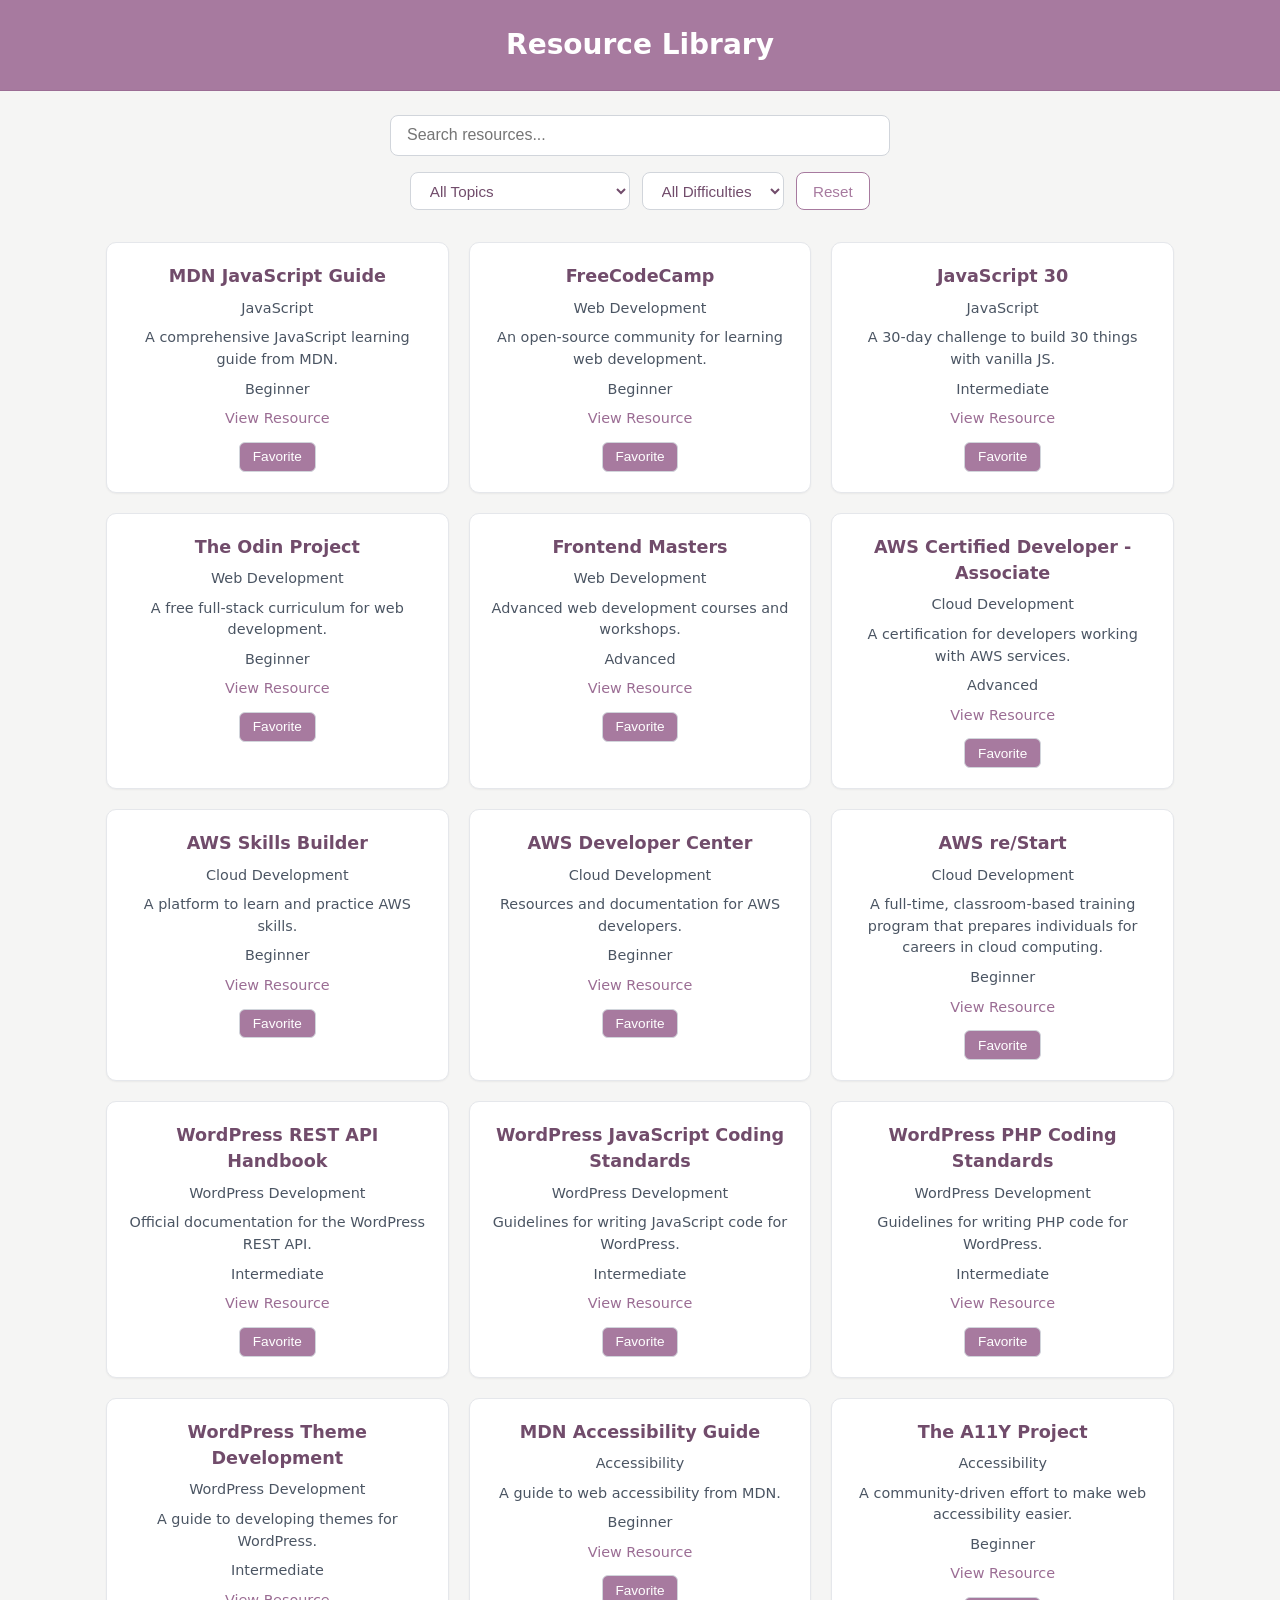
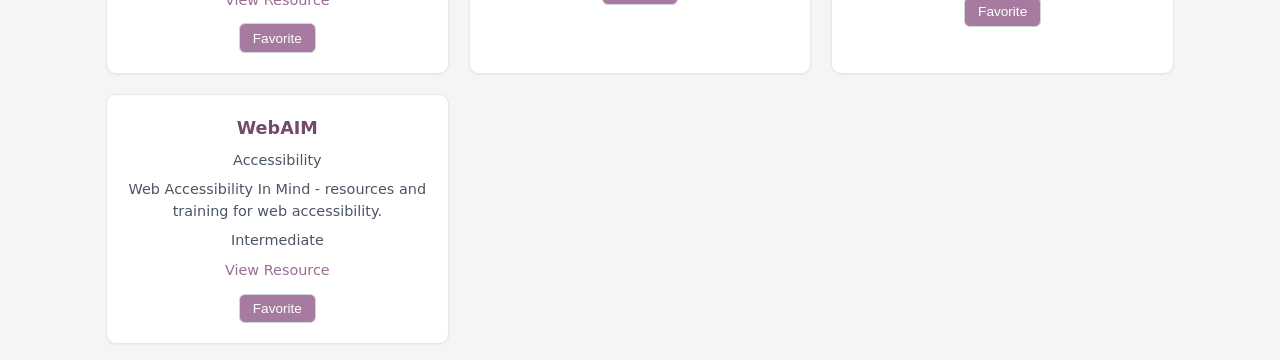
<file: frontend-resource-library/index.html>
﻿<!DOCTYPE html>
<html lang="en">

<head>
    <meta charset="UTF-8">
    <meta name="viewport" content="width=device-width, initial-scale=1.0">
    <title>Resource Library</title>
    <link rel="stylesheet" href="assets/css/styles.css">
</head>

<body>

    <header>
        <h1>Resource Library</h1>
    </header>
    <input type="text" id="searchInput" placeholder="Search resources...">
    
    <!-- filters -->
        <div class="filters">
        <select id="topicFilter">
          <option value="All">All Topics</option>
          <option value="JavaScript">JavaScript</option>
          <option value="Web Development">Web Development</option>
          <option value="Cloud Development">Cloud Development</option>
          <option value="WordPress Development">WordPress Development</option>
          <option value="Accessibility">Accessibility</option>
        </select>

        <select id="difficultyFilter">
          <option value="All">All Difficulties</option>
          <option value="Beginner">Beginner</option>
          <option value="Intermediate">Intermediate</option>
          <option value="Advanced">Advanced</option>
        </select>

        <button type="button" id="resetFilters">Reset</button>
        </div>

    <p id="statusMessage">Loading resources...</p>
    <div id="resourceGrid"></div>


    <script type="module" src="js/main.js"></script>
</body>

</html>
</file>
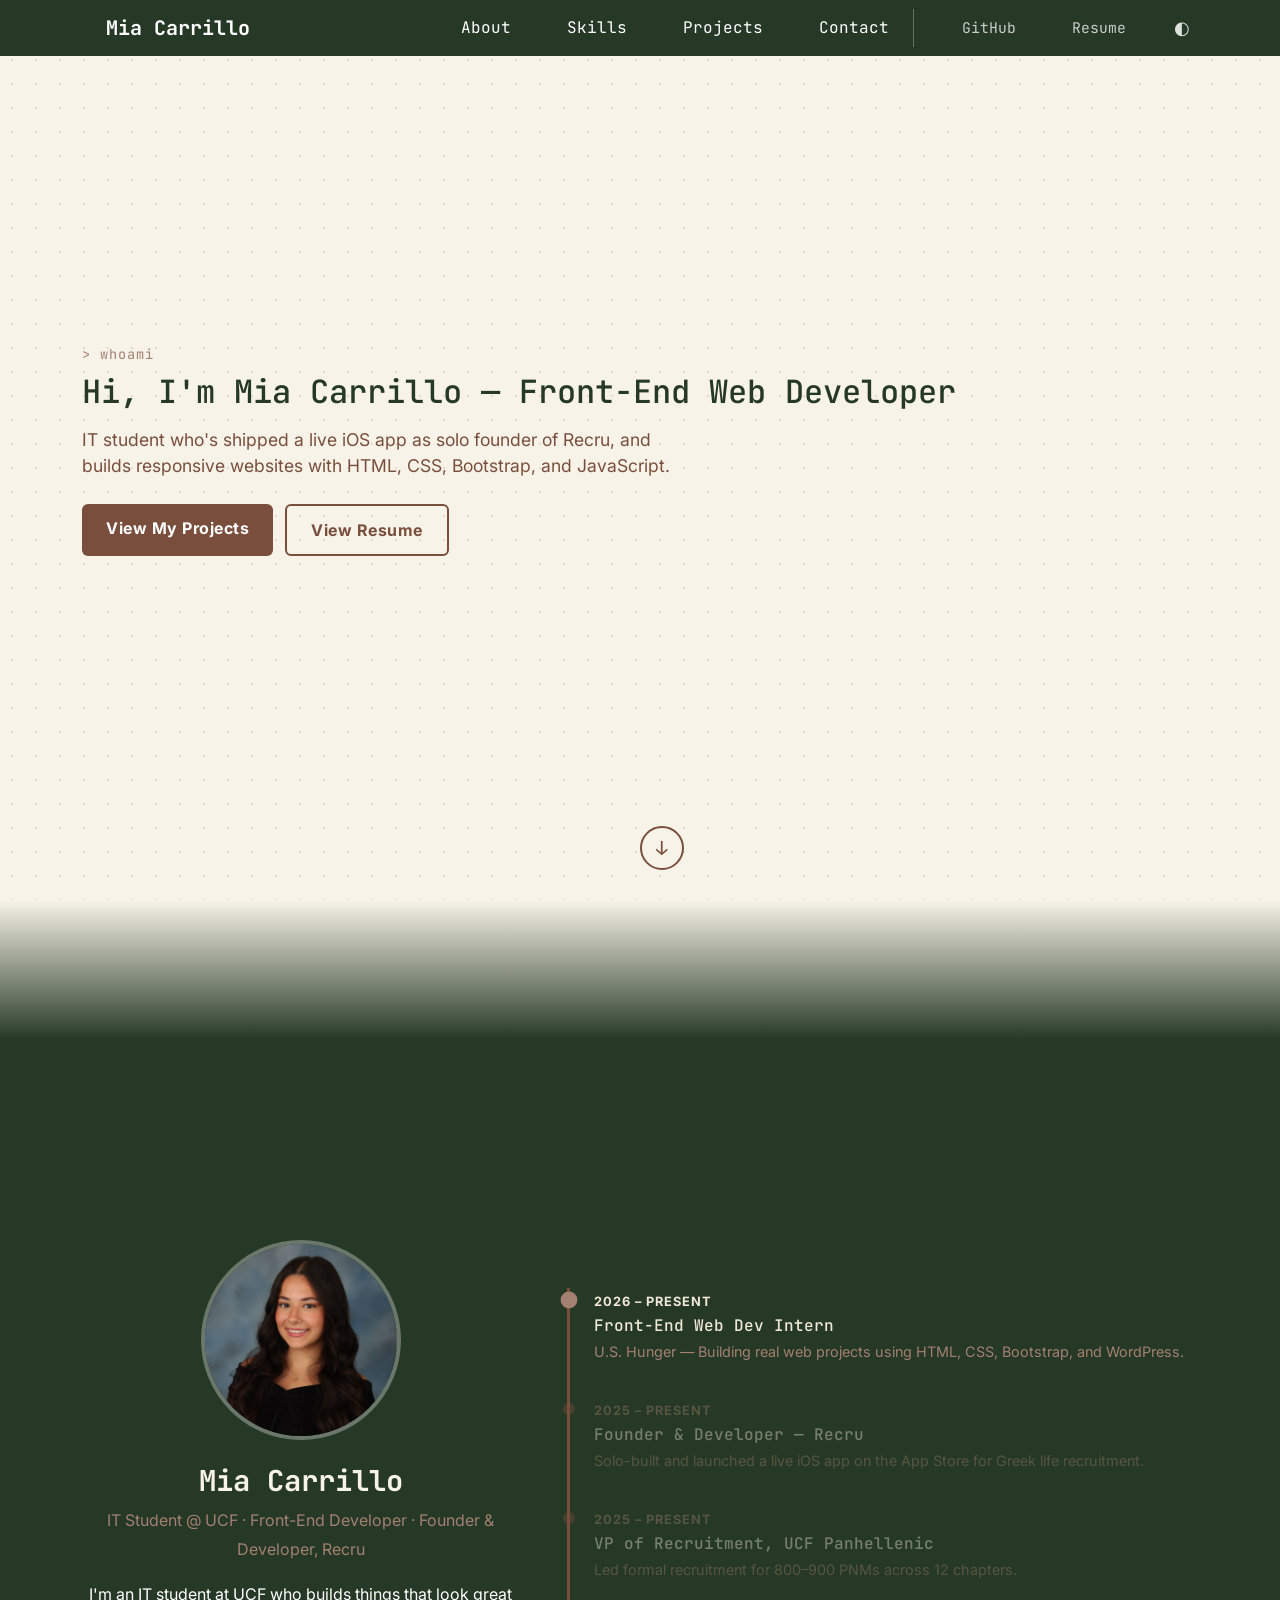
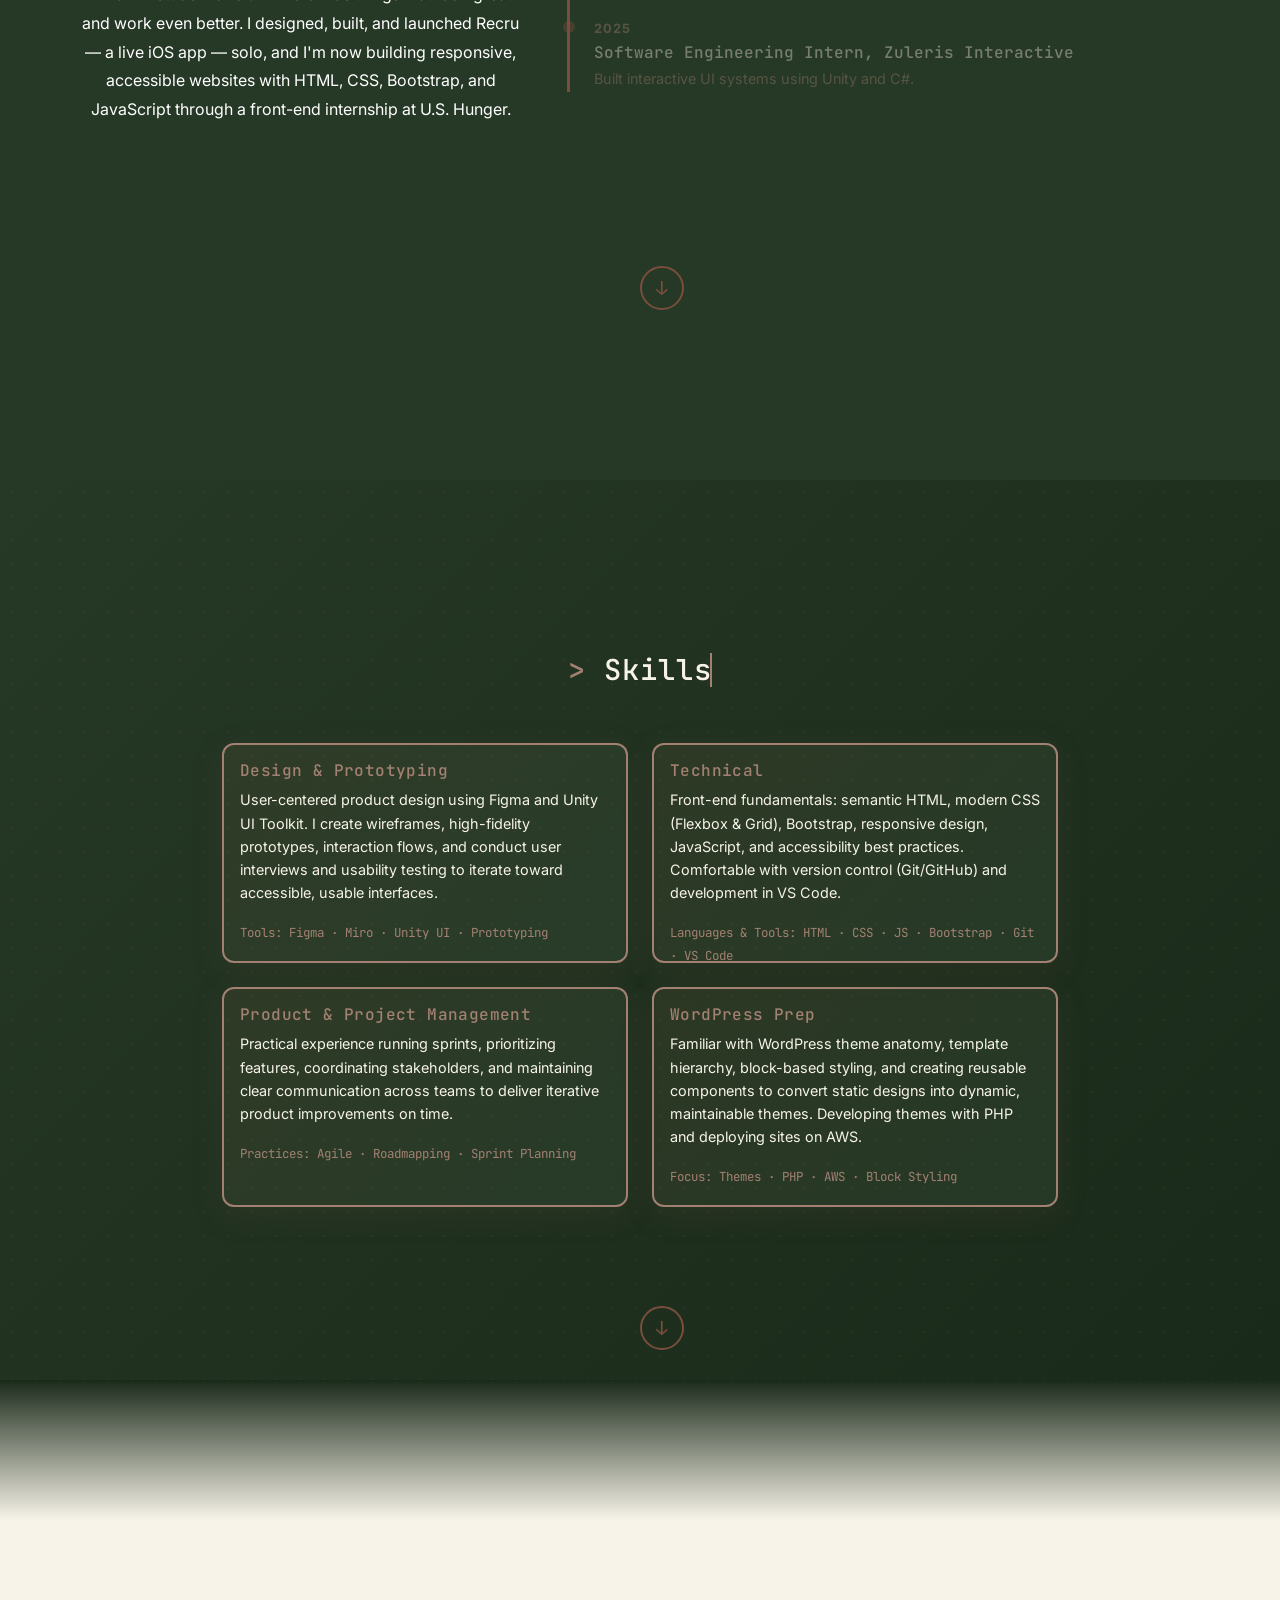
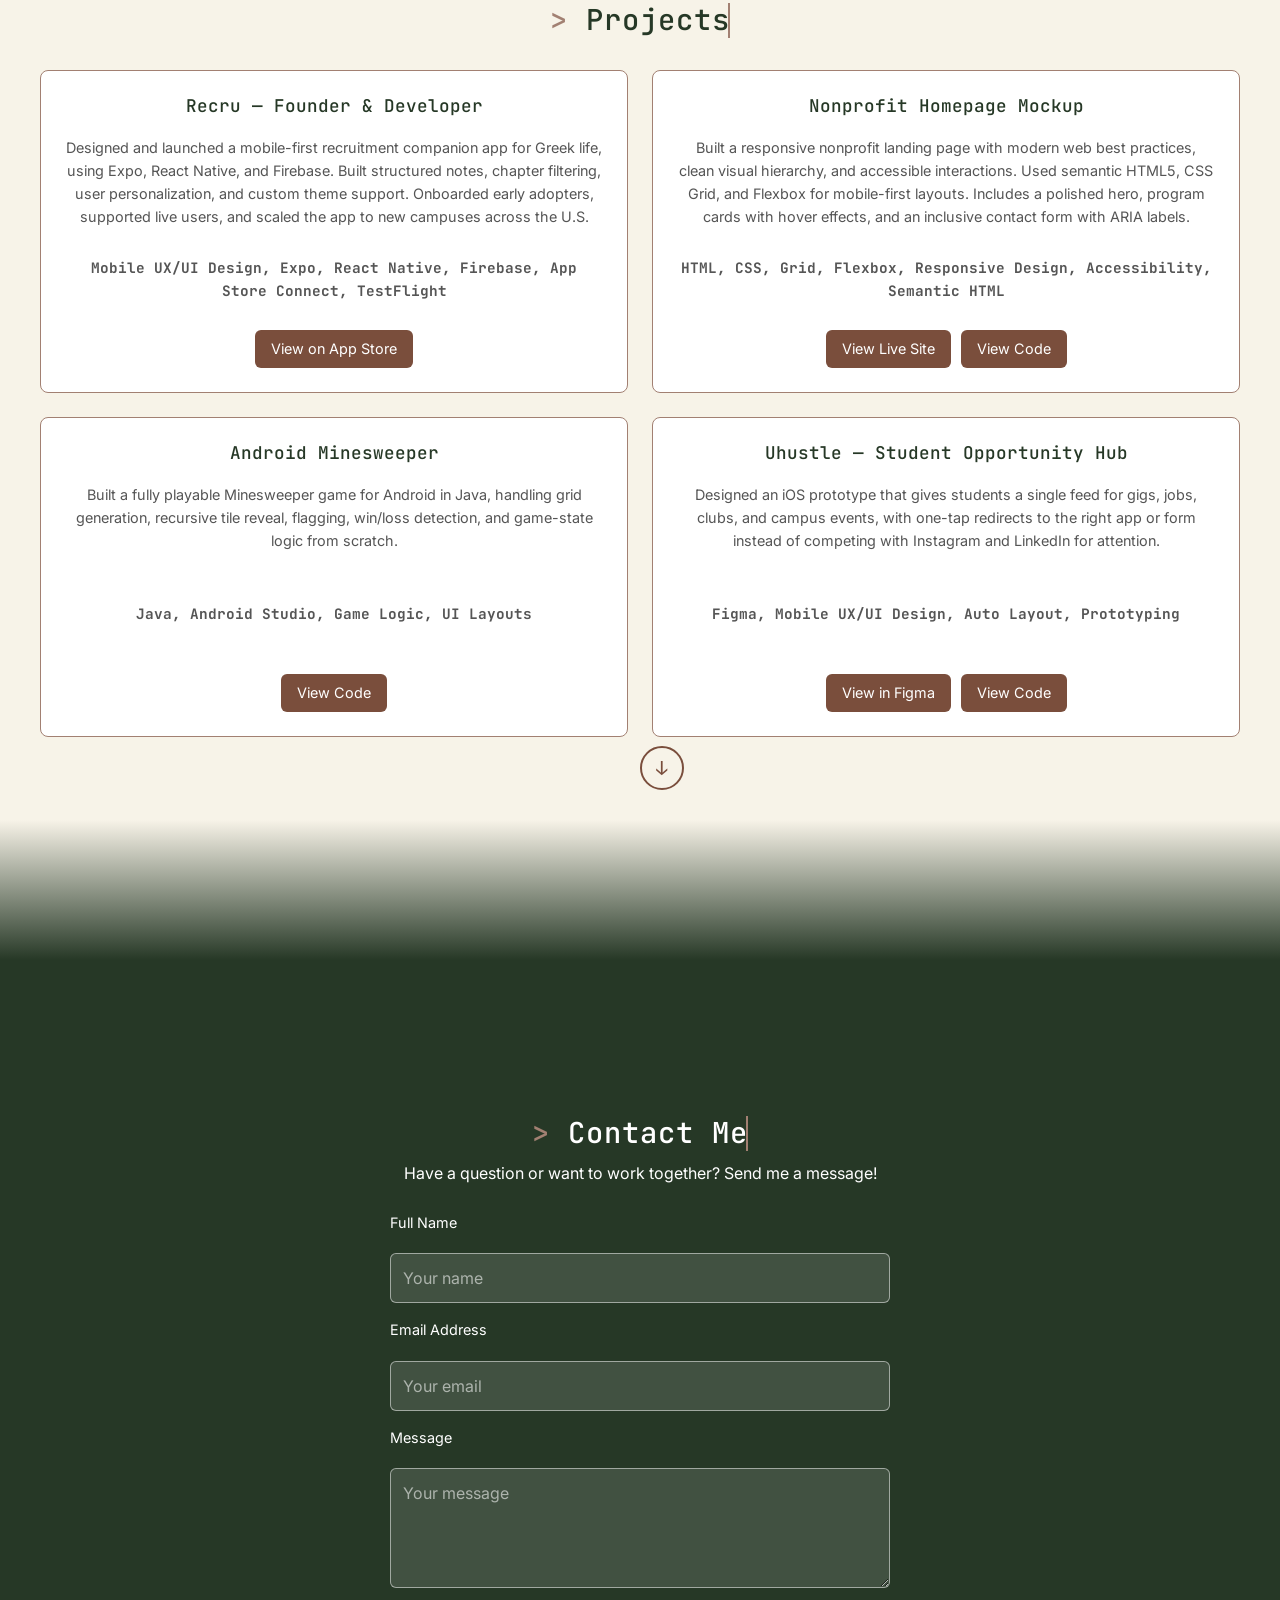
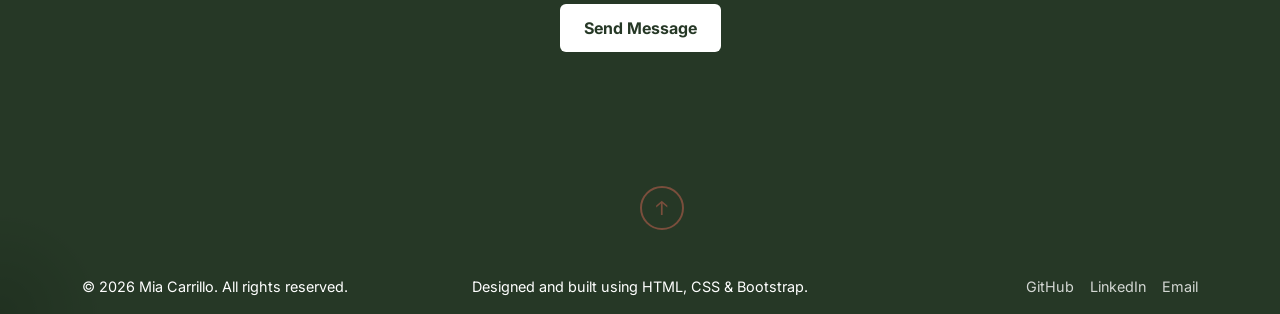
<file: portfolio-v1-bootstrap/index.html>
﻿<!DOCTYPE html>
<html lang="en">


<head>
    <meta charset="UTF-8">
    <meta name="viewport" content="width=device-width, initial-scale=1.0">
    <title>Mia Carrillo | Front-End Web Developer</title>
    <meta name="description" content="Mia Carrillo — Front-End Web Developer and IT student at UCF. Solo founder of the live iOS app Recru. Portfolio showcasing HTML, CSS, JavaScript, Bootstrap, and WordPress projects.">
    <meta property="og:title" content="Mia Carrillo | Front-End Web Developer">
    <meta property="og:description" content="Front-End Web Developer who shipped a live iOS app as solo founder of Recru, building responsive, accessible websites.">
    <meta property="og:type" content="website">
    <link rel="icon" href="data:image/svg+xml,%3Csvg xmlns='http://www.w3.org/2000/svg' viewBox='0 0 100 100'%3E%3Crect width='100' height='100' rx='20' fill='%23263826'/%3E%3Ctext x='50' y='66' font-size='44' font-family='monospace' fill='%23a28072' text-anchor='middle'%3EMC%3C/text%3E%3C/svg%3E">
    <link href="https://cdn.jsdelivr.net/npm/bootstrap@5.3.0/dist/css/bootstrap.min.css" rel="stylesheet">
    <link rel="preconnect" href="https://fonts.googleapis.com">
    <link rel="preconnect" href="https://fonts.gstatic.com" crossorigin>
    <link href="https://fonts.googleapis.com/css2?family=Inter:wght@400;500;700&family=JetBrains+Mono:wght@400;600&display=swap" rel="stylesheet">
    <link rel="stylesheet" href="assets/css/styles.css">
</head>

<body>
        <nav class="navbar navbar-expand-lg fixed-top" id="main-nav">

            <div class="container">
                    <a class="navbar-brand fw-bold text-white" href="#hero">Mia Carrillo</a>
                    <button class="navbar-toggler border-white" type="button" data-bs-toggle="collapse" data-bs-target="#navbarNav">
                    <span class="navbar-toggler-icon"></span>
                    </button>
                <div class="collapse navbar-collapse" id="navbarNav">
                    
                    <ul class="navbar-nav ms-auto gap-3 align-items-lg-center">
                        <li class="nav-item"><a class="nav-link text-white" href="#about">About</a></li>
                        <li class="nav-item"><a class="nav-link text-white" href="#skills">Skills</a></li>
                        <li class="nav-item"><a class="nav-link text-white" href="#projects">Projects</a></li>
                        <li class="nav-item"><a class="nav-link text-white" href="#contact">Contact</a></li>
                        <li class="nav-item nav-actions d-flex align-items-center gap-3">
                            <a class="nav-link nav-link-action text-white" href="https://github.com/mialc" target="_blank" rel="noopener">GitHub</a>
                            <a class="nav-link nav-link-action text-white" href="assets/resume/Mia-Carrillo-Resume.pdf" target="_blank" rel="noopener">Resume</a>
                        </li>
                        <button id="theme-toggle" class="btn btn-sm ms-3 theme-toggle-btn">◐</button>
                    </ul>

                </div>

            </div>
        </nav>


            <section class="hero py-5" id="hero">
            <div class="container">
            
               <p class="hero-kicker">&gt; whoami</p>
               <h2>Hi, I'm Mia Carrillo — Front-End Web Developer</h2>
               <p>IT student who's shipped a live iOS app as solo founder of Recru, and builds responsive websites with HTML, CSS, Bootstrap, and JavaScript.</p>
               <div class="hero-cta">
                   <a href="#projects">View My Projects</a>
                   <a href="assets/resume/Mia-Carrillo-Resume.pdf" target="_blank" rel="noopener" class="hero-cta-secondary">View Resume</a>
               </div>
            </div>
            <button class="scroll-btn" data-scroll-target="about">↓</button>
            </section>

            <div class="section-blend blend-hero-about" aria-hidden="true"></div>

            <section class="about" id="about">
                <div class="container">
                    <div class="row g-5">

                        <div class="col-lg-5 d-flex flex-column align-items-center justify-content-center text-center">
                            <img src="assets/images/Headshot.jpg" alt="Mia Carrillo headshot" class="about-photo mb-4">
                            <h2 class="text-white fw-bold mb-2">Mia Carrillo</h2>
                            <p class="about-subtitle mb-3">IT Student @ UCF · Front-End Developer · Founder & Developer, Recru</p>
                            <p class="about-bio text-white">
                                I'm an IT student at UCF who builds things that look great and work even better. I designed, built, and launched Recru — a live iOS app — solo, and I'm now building responsive, accessible websites with HTML, CSS, Bootstrap, and JavaScript through a front-end internship at U.S. Hunger.
                            </p>
                        </div>

                        <div class="col-lg-7 d-flex align-items-center">
                            <div class="timeline w-100">
                                <div class="timeline-item active">
                                    <span class="timeline-date">2026 – Present</span>
                                    <h4>Front-End Web Dev Intern</h4>
                                    <p>U.S. Hunger — Building real web projects using HTML, CSS, Bootstrap, and WordPress.</p>
                                </div>
                                <div class="timeline-item">
                                    <span class="timeline-date">2025 – Present</span>
                                    <h4>Founder & Developer — Recru</h4>
                                    <p>Solo-built and launched a live iOS app on the App Store for Greek life recruitment.</p>
                                </div>
                                <div class="timeline-item">
                                    <span class="timeline-date">2025 – Present</span>
                                    <h4>VP of Recruitment, UCF Panhellenic</h4>
                                    <p>Led formal recruitment for 800–900 PNMs across 12 chapters.</p>
                                </div>
                                <div class="timeline-item">
                                    <span class="timeline-date">2025</span>
                                    <h4>Software Engineering Intern, Zuleris Interactive</h4>
                                    <p>Built interactive UI systems using Unity and C#.</p>
                                </div>
                            </div>
                        </div>

                    </div>
                </div>
                <button class="scroll-btn" data-scroll-target="skills">↓</button>
            </section>

            <div class="section-blend blend-about-skills" aria-hidden="true"></div>

            <section class="skills" id="skills">
                <h2>Skills</h2>
            <div class="row row-cols-1 row-cols-md-2 g-4 skills-grid">

                <div class="col">
                    <div class="card h-100">
                        <div class="card-body">
                            <h5 class="card-title">Design & Prototyping</h5>
                            <p class="card-text">User-centered product design using Figma and Unity UI Toolkit. I create wireframes, high-fidelity prototypes, interaction flows, and conduct user interviews and usability testing to iterate toward accessible, usable interfaces.</p>
                            <p class="card-text"><small class="text-body-secondary">Tools: Figma · Miro · Unity UI · Prototyping</small></p>
                        </div>
                    </div>
                </div>

                <div class="col">
                    <div class="card h-100">
                        <div class="card-body">
                            <h5 class="card-title">Technical</h5>
                            <p class="card-text">Front-end fundamentals: semantic HTML, modern CSS (Flexbox & Grid), Bootstrap, responsive design, JavaScript, and accessibility best practices. Comfortable with version control (Git/GitHub) and development in VS Code.</p>
                            <p class="card-text"><small class="text-body-secondary">Languages & Tools: HTML · CSS · JS · Bootstrap · Git · VS Code</small></p>
                        </div>
                    </div>
                </div>

                <div class="col">
                    <div class="card h-100">
                        <div class="card-body">
                            <h5 class="card-title">Product & Project Management</h5>
                            <p class="card-text">Practical experience running sprints, prioritizing features, coordinating stakeholders, and maintaining clear communication across teams to deliver iterative product improvements on time.</p>
                            <p class="card-text"><small class="text-body-secondary">Practices: Agile · Roadmapping · Sprint Planning</small></p>
                        </div>
                    </div>
                </div>

                <div class="col">
                    <div class="card h-100">
                        <div class="card-body">
                            <h5 class="card-title">WordPress Prep</h5>
                            <p class="card-text">Familiar with WordPress theme anatomy, template hierarchy, block-based styling, and creating reusable components to convert static designs into dynamic, maintainable themes. Developing themes with PHP and deploying sites on AWS.</p>
                            <p class="card-text"><small class="text-body-secondary">Focus: Themes · PHP · AWS · Block Styling</small></p>
                        </div>
                    </div>
                </div>

            </div>
            <button class="scroll-btn" data-scroll-target="projects">↓</button>
            </section>

            <div class="section-blend blend-skills-projects" aria-hidden="true"></div>

            <section class="projects" id="projects">
                    <h2>Projects</h2>

            <div class="project-grid">
                <div class="project-card">
                    <h3>Recru — Founder & Developer</h3>
                    <p>Designed and launched a mobile-first recruitment companion app for Greek life, using Expo, React Native, and Firebase. Built structured notes, chapter filtering, user personalization, and custom theme support. Onboarded early adopters, supported live users, and scaled the app to new campuses across the U.S.</p>
                    <p class="project-skills">Mobile UX/UI Design, Expo, React Native, Firebase, App Store Connect, TestFlight</p>
                    <div class="project-actions">
                        <a href="https://apps.apple.com/us/app/recru/id6769208783" target="_blank" rel="noopener">View on App Store</a>
                    </div>
                </div>

                <div class="project-card">
                    <h3>Nonprofit Homepage Mockup</h3>
                    <p>Built a responsive nonprofit landing page with modern web best practices, clean visual hierarchy, and accessible interactions. Used semantic HTML5, CSS Grid, and Flexbox for mobile-first layouts. Includes a polished hero, program cards with hover effects, and an inclusive contact form with ARIA labels.</p>
                    <p class="project-skills">HTML, CSS, Grid, Flexbox, Responsive Design, Accessibility, Semantic HTML</p>
                    <div class="project-actions">
                        <a href="https://mialc.github.io/nonprofit-landing-mockup/" target="_blank" rel="noopener">View Live Site</a>
                        <a href="https://github.com/mialc/nonprofit-landing-mockup" target="_blank" rel="noopener">View Code</a>
                    </div>
                </div>

                <div class="project-card">
                    <h3>Android Minesweeper</h3>
                    <p>Built a fully playable Minesweeper game for Android in Java, handling grid generation, recursive tile reveal, flagging, win/loss detection, and game-state logic from scratch.</p>
                    <p class="project-skills">Java, Android Studio, Game Logic, UI Layouts</p>
                    <div class="project-actions">
                        <a href="https://github.com/mialc/android-minesweeper-game" target="_blank" rel="noopener">View Code</a>
                    </div>
                </div>

                <div class="project-card">
                    <h3>Uhustle — Student Opportunity Hub</h3>
                    <p>Designed an iOS prototype that gives students a single feed for gigs, jobs, clubs, and campus events, with one-tap redirects to the right app or form instead of competing with Instagram and LinkedIn for attention.</p>
                    <p class="project-skills">Figma, Mobile UX/UI Design, Auto Layout, Prototyping</p>
                    <div class="project-actions">
                        <a href="https://www.figma.com/design/ap5YHXlfq4FHcYbN5Eoubj/Uhustle-Protype?node-id=0-1" target="_blank" rel="noopener">View in Figma</a>
                        <a href="https://github.com/mialc/Uhustle" target="_blank" rel="noopener">View Code</a>
                    </div>
                </div>
            </div>
            <button class="scroll-btn" data-scroll-target="contact">↓</button>
            </section>

            <div class="section-blend blend-projects-contact" aria-hidden="true"></div>

            <section class="contact" id="contact">
                <div class="container">
                    <div class="row justify-content-center">
                        <div class="col-lg-6 mx-auto">
                            <h2 class="text-white mb-2">Contact Me</h2>
                            <p class="contact-subtitle text-center mb-4">Have a question or want to work together? Send me a message!</p>
                            <form class="contact-form" id="contact-form">
                                <label for="name">Full Name</label>
                                <input type="text" id="name" name="name" placeholder="Your name" required>
                                <label for="email">Email Address</label>
                                <input type="email" id="email" name="email" placeholder="Your email" required>
                                <label for="message">Message</label>
                                <textarea id="message" name="message" placeholder="Your message" required></textarea>
                                <button type="submit">Send Message</button>
                                <p class="contact-status" id="contact-status" role="status" aria-live="polite"></p>
                            </form>
                        </div>
                    </div>
                </div>
                <button class="scroll-btn" data-scroll-target="hero">↑</button>
            </section>

            <footer class="site-footer" id="footer">
                <div class="container">
                    <div class="footer-row">
                        <p class="mb-0">&copy; <span id="footer-year">2025</span> Mia Carrillo. All rights reserved.</p>
                        <p class="mb-0 footer-tagline">Designed and built using HTML, CSS & Bootstrap.</p>
                        <div class="d-flex gap-3">
                            <a href="https://github.com/mialc" target="_blank" rel="noopener" class="footer-link">GitHub</a>
                            <a href="https://linkedin.com/in/mialcarrillo" target="_blank" rel="noopener" class="footer-link">LinkedIn</a>
                            <a href="mailto:miacarrillobusiness@gmail.com" class="footer-link">Email</a>
                        </div>
                    </div>
                </div>
            </footer>

<script src="https://cdn.jsdelivr.net/npm/bootstrap@5.3.0/dist/js/bootstrap.bundle.min.js"></script>
<div class="cursor-glow" id="cursorGlow"></div>

<script src="assets/js/main.js"></script>

</body>




</html>
</file>
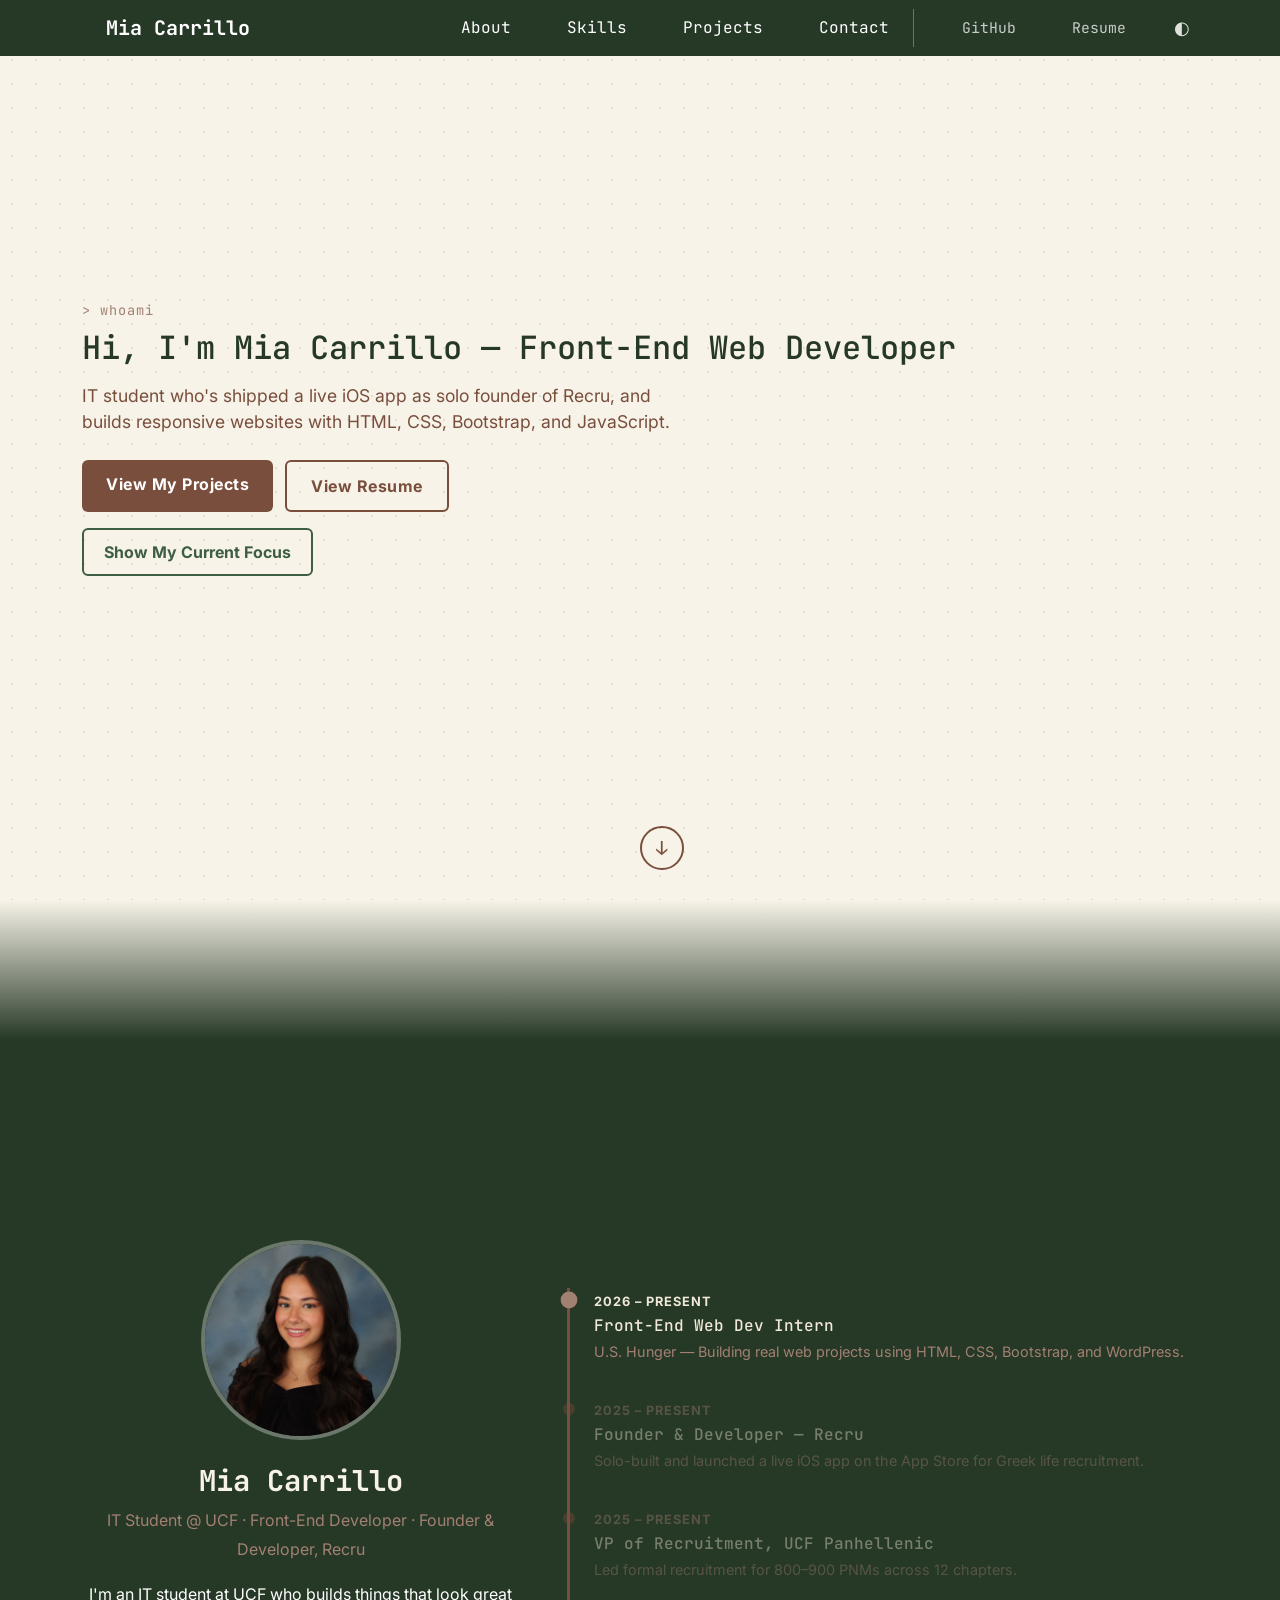
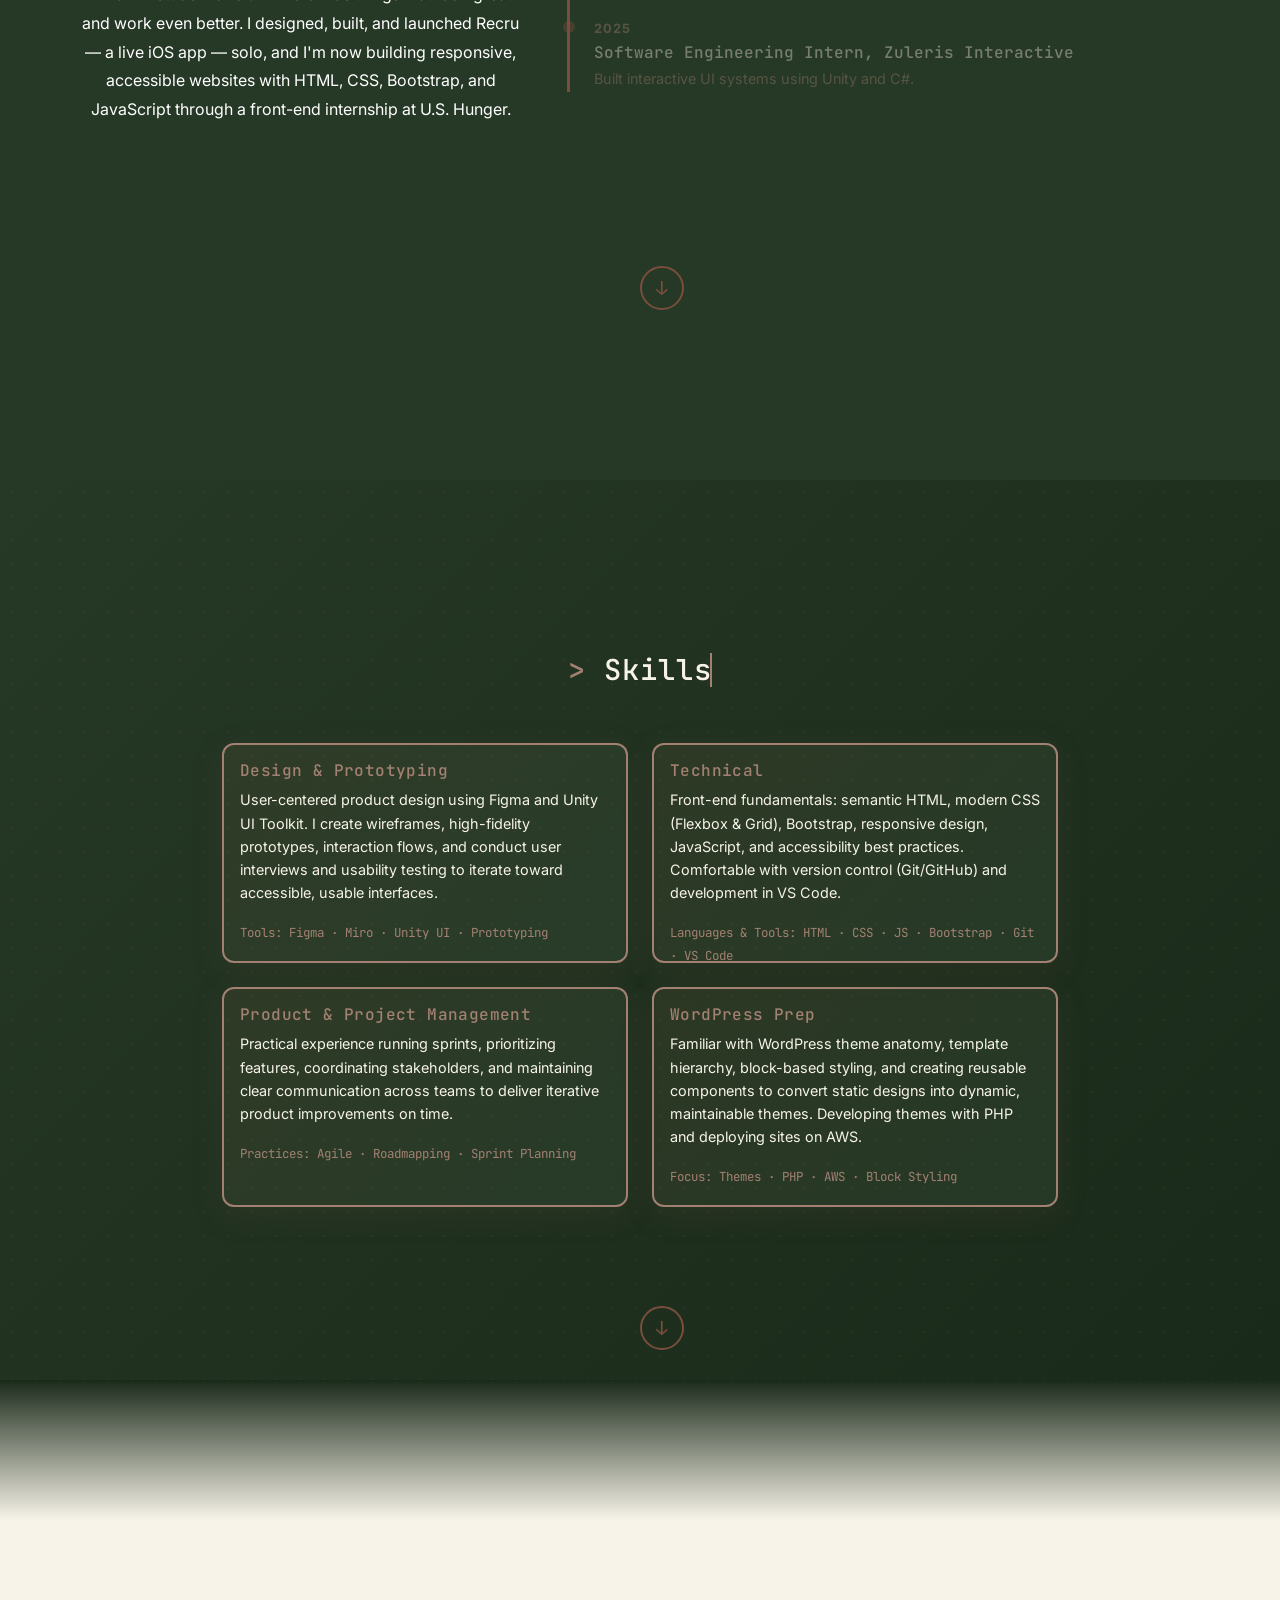
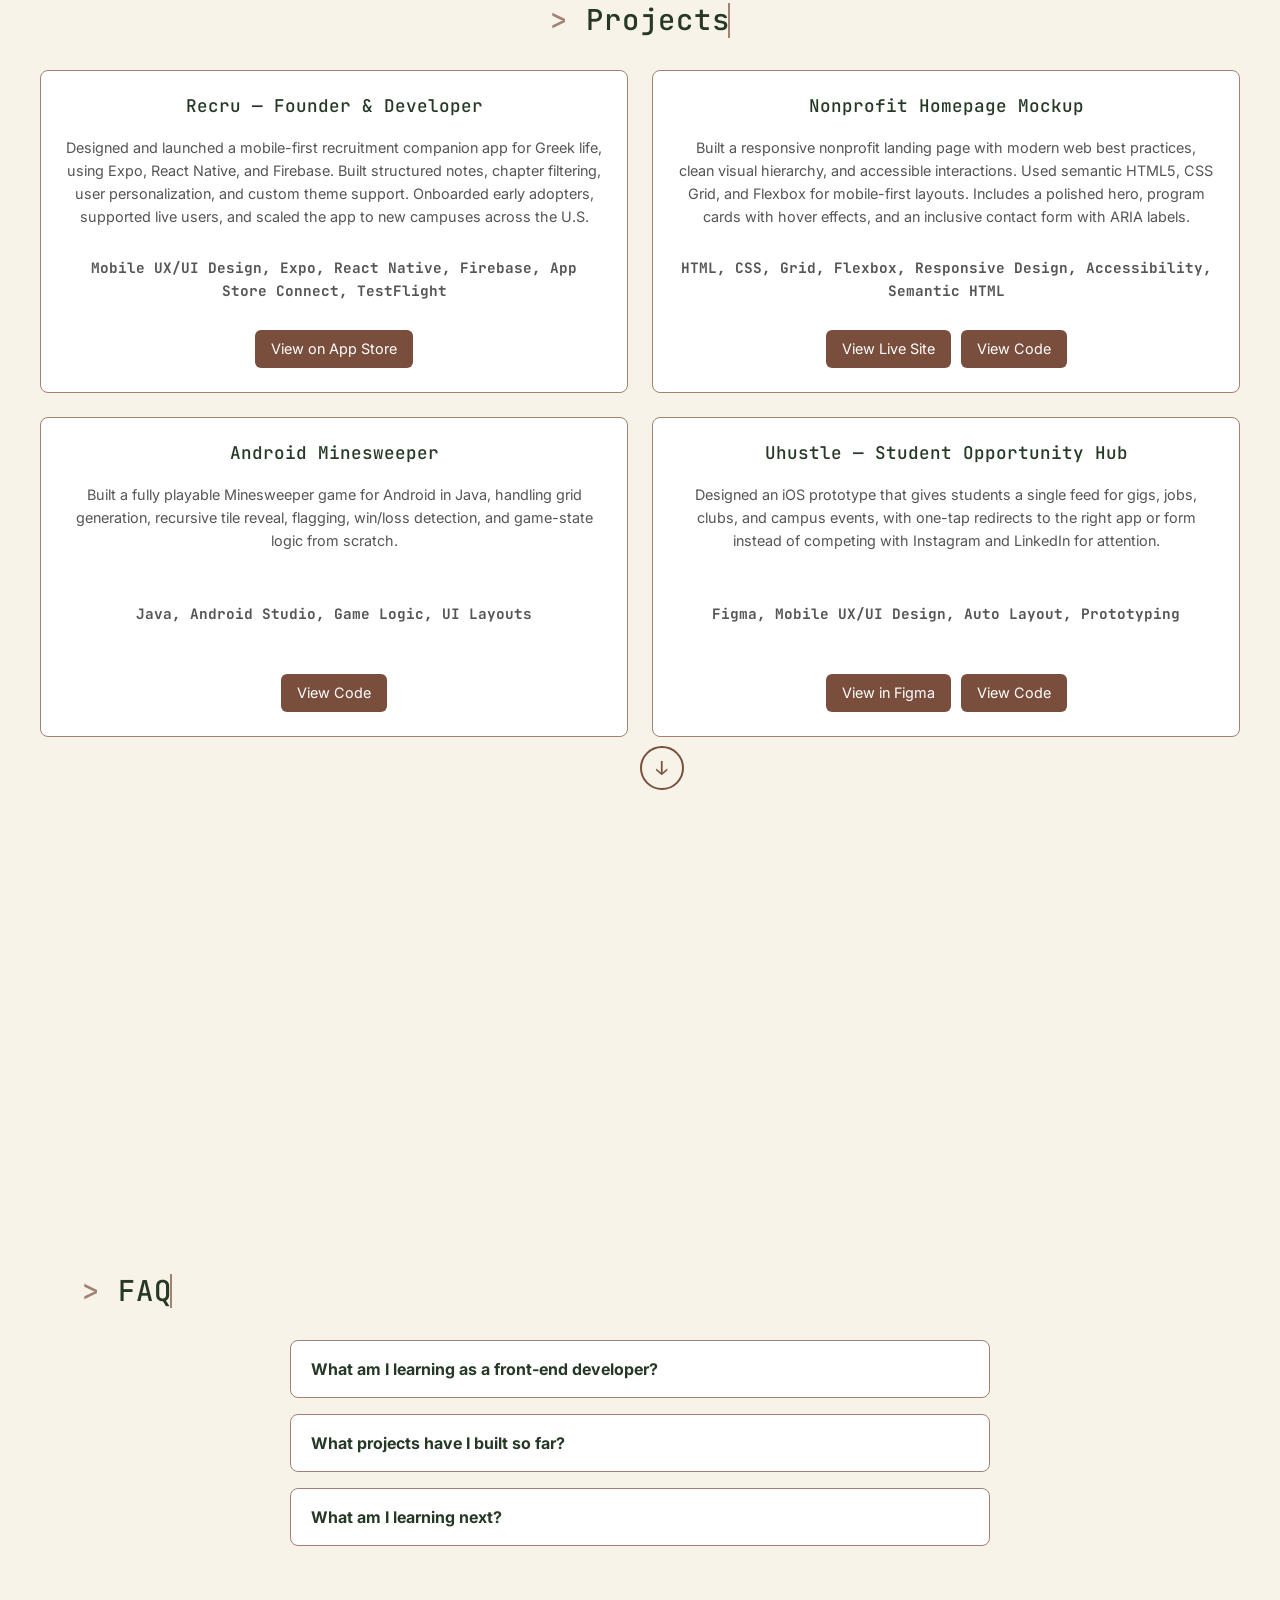
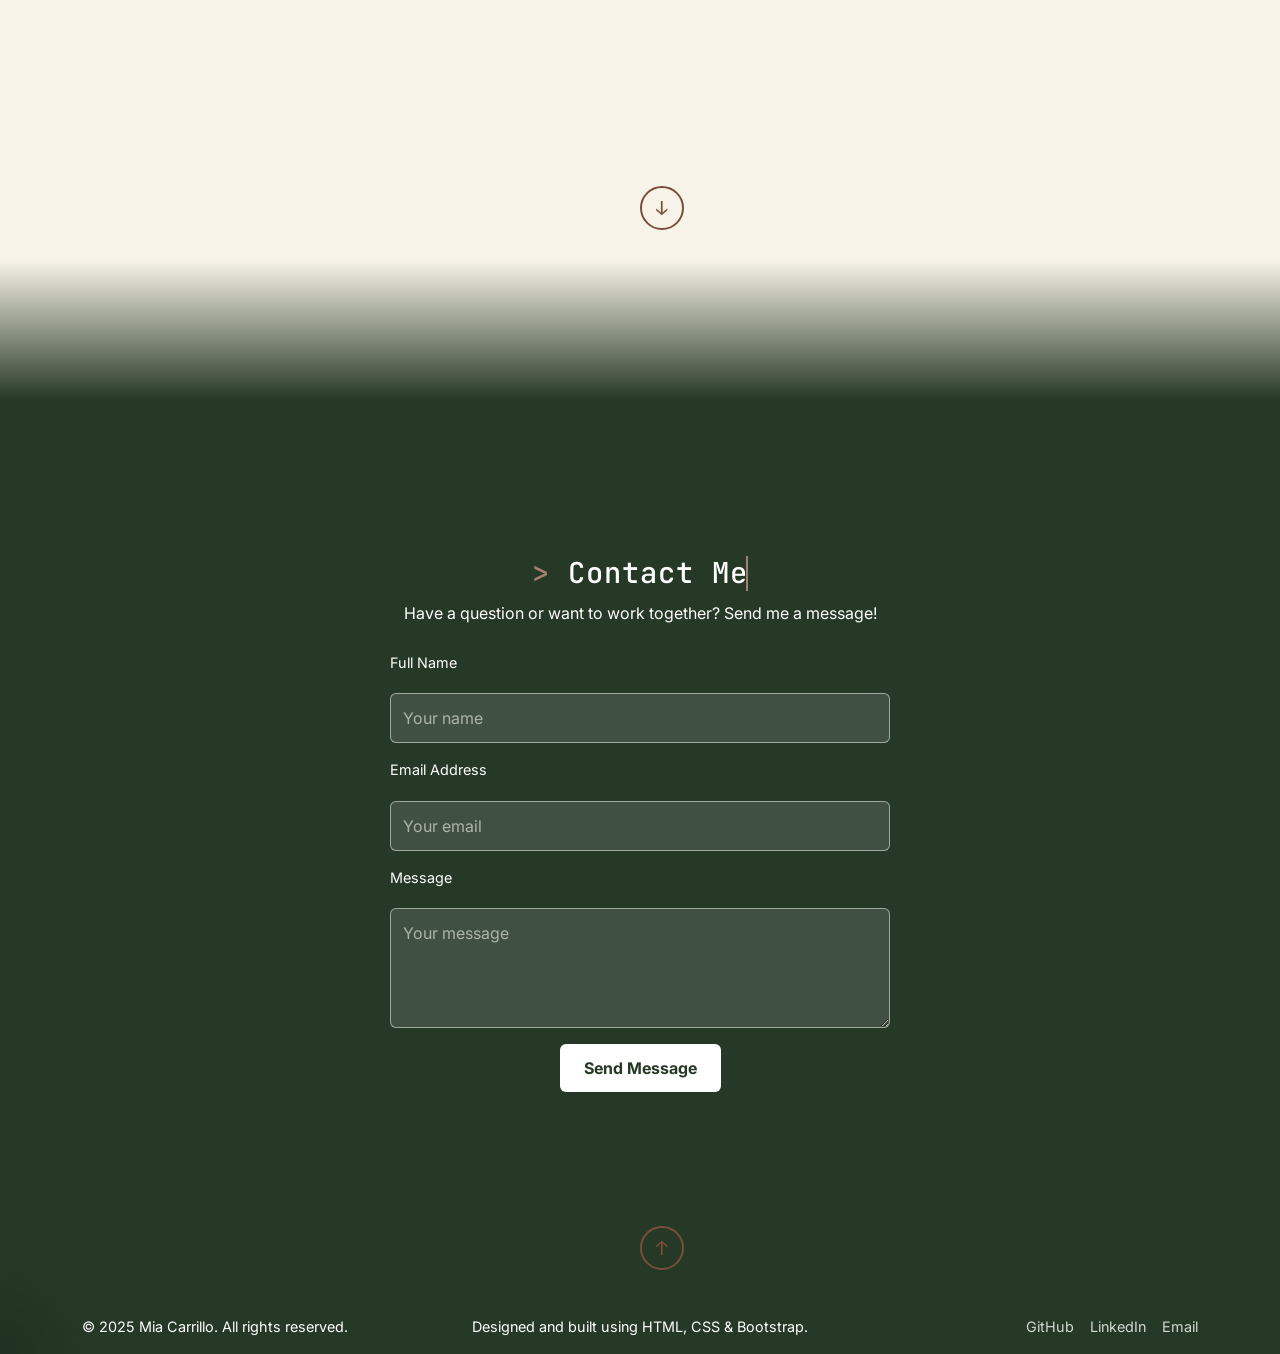
<file: portfolio-v2-js/index.html>
﻿<!DOCTYPE html>
<html lang="en">


<head>
    <meta charset="UTF-8">
    <meta name="viewport" content="width=device-width, initial-scale=1.0">
    <title>Mia Carrillo | Front-End Web Developer</title>
    <meta name="description" content="Mia Carrillo — Front-End Web Developer and IT student at UCF. Solo founder of the live iOS app Recru. Portfolio showcasing HTML, CSS, JavaScript, Bootstrap, and WordPress projects.">
    <meta property="og:title" content="Mia Carrillo | Front-End Web Developer">
    <meta property="og:description" content="Front-End Web Developer who shipped a live iOS app as solo founder of Recru, building responsive, accessible websites.">
    <meta property="og:type" content="website">
    <link rel="icon" href="data:image/svg+xml,%3Csvg xmlns='http://www.w3.org/2000/svg' viewBox='0 0 100 100'%3E%3Crect width='100' height='100' rx='20' fill='%23263826'/%3E%3Ctext x='50' y='66' font-size='44' font-family='monospace' fill='%23a28072' text-anchor='middle'%3EMC%3C/text%3E%3C/svg%3E">
    <link href="https://cdn.jsdelivr.net/npm/bootstrap@5.3.0/dist/css/bootstrap.min.css" rel="stylesheet">
    <link rel="preconnect" href="https://fonts.googleapis.com">
    <link rel="preconnect" href="https://fonts.gstatic.com" crossorigin>
    <link href="https://fonts.googleapis.com/css2?family=Inter:wght@400;500;700&family=JetBrains+Mono:wght@400;600&display=swap" rel="stylesheet">
    <link rel="stylesheet" href="assets/css/styles.css">
</head>

<body>
        <nav class="navbar navbar-expand-lg fixed-top" id="main-nav">

            <div class="container">
                    <a class="navbar-brand fw-bold text-white" href="#hero">Mia Carrillo</a>
                    <!-- .menu-toggle is the button main.js selects, click toggles the menu  -->
                    <button class="navbar-toggler border-white menu-toggle" type="button" aria-label="Toggle navigation menu" aria-expanded="false" aria-controls="navbarNav">
                    <span class="navbar-toggler-icon"></span>
                    </button>
                <!-- .nav-menu is the menu main.js toggles "show" on to open/close -->
                <div class="collapse navbar-collapse nav-menu" id="navbarNav">
                    
                    <ul class="navbar-nav ms-auto gap-3 align-items-lg-center">
                        <li class="nav-item"><a class="nav-link text-white" href="#about">About</a></li>
                        <li class="nav-item"><a class="nav-link text-white" href="#skills">Skills</a></li>
                        <li class="nav-item"><a class="nav-link text-white" href="#projects">Projects</a></li>
                        <li class="nav-item"><a class="nav-link text-white" href="#contact">Contact</a></li>
                        <li class="nav-item nav-actions d-flex align-items-center gap-3">
                            <a class="nav-link nav-link-action text-white" href="https://github.com/mialc" target="_blank" rel="noopener">GitHub</a>
                            <a class="nav-link nav-link-action text-white" href="assets/resume/Mia-Carrillo-Resume.pdf" target="_blank" rel="noopener">Resume</a>
                        </li>
                        <button id="theme-toggle" class="btn btn-sm ms-3 theme-toggle-btn">◐</button>
                    </ul>

                </div>

            </div>
        </nav>


            <section class="hero py-5" id="hero">
            <div class="container">
            
               <p class="hero-kicker">&gt; whoami</p>
               <h2>Hi, I'm Mia Carrillo — Front-End Web Developer</h2>
               <p>IT student who's shipped a live iOS app as solo founder of Recru, and builds responsive websites with HTML, CSS, Bootstrap, and JavaScript.</p>
               <div class="hero-cta">
                   <a href="#projects">View My Projects</a>
                   <a href="assets/resume/Mia-Carrillo-Resume.pdf" target="_blank" rel="noopener" class="hero-cta-secondary">View Resume</a>
               </div>
               <!-- .focus-btn click fills in the focus text -->
               <button type="button" class="focus-btn">Show My Current Focus</button>

               <!-- same thing for .focus-text it starts empty -->
               <p class="focus-text" id="focus-text"></p>

            </div>
                <button class="scroll-btn" data-scroll-target="about">↓</button>
            </section>

            <div class="section-blend blend-hero-about" aria-hidden="true"></div>

            <section class="about" id="about">
                <div class="container">
                    <div class="row g-5">

                        <div class="col-lg-5 d-flex flex-column align-items-center justify-content-center text-center">
                            <img src="assets/images/Headshot.jpg" alt="Mia Carrillo headshot" class="about-photo mb-4">
                            <h2 class="text-white fw-bold mb-2">Mia Carrillo</h2>
                            <p class="about-subtitle mb-3">IT Student @ UCF · Front-End Developer · Founder & Developer, Recru</p>
                            <p class="about-bio text-white">
                                I'm an IT student at UCF who builds things that look great and work even better. I designed, built, and launched Recru — a live iOS app — solo, and I'm now building responsive, accessible websites with HTML, CSS, Bootstrap, and JavaScript through a front-end internship at U.S. Hunger.
                            </p>
                        </div>

                        <div class="col-lg-7 d-flex align-items-center">
                            <div class="timeline w-100">
                                <div class="timeline-item active">
                                    <span class="timeline-date">2026 – Present</span>
                                    <h4>Front-End Web Dev Intern</h4>
                                    <p>U.S. Hunger — Building real web projects using HTML, CSS, Bootstrap, and WordPress.</p>
                                </div>
                                <div class="timeline-item">
                                    <span class="timeline-date">2025 – Present</span>
                                    <h4>Founder & Developer — Recru</h4>
                                    <p>Solo-built and launched a live iOS app on the App Store for Greek life recruitment.</p>
                                </div>
                                <div class="timeline-item">
                                    <span class="timeline-date">2025 – Present</span>
                                    <h4>VP of Recruitment, UCF Panhellenic</h4>
                                    <p>Led formal recruitment for 800–900 PNMs across 12 chapters.</p>
                                </div>
                                <div class="timeline-item">
                                    <span class="timeline-date">2025</span>
                                    <h4>Software Engineering Intern, Zuleris Interactive</h4>
                                    <p>Built interactive UI systems using Unity and C#.</p>
                                </div>
                            </div>
                        </div>

                    </div>
                </div>
                <button class="scroll-btn" data-scroll-target="skills">↓</button>
            </section>

            <div class="section-blend blend-about-skills" aria-hidden="true"></div>

            <section class="skills" id="skills">
                <h2>Skills</h2>
            <!-- main.js grabs every .card in here and adds "in-view" as it scrolls in so it fades-in -->
            <div class="row row-cols-1 row-cols-md-2 g-4 skills-grid">

                <div class="col">
                    <div class="card h-100">
                        <div class="card-body">
                            <h5 class="card-title">Design & Prototyping</h5>
                            <p class="card-text">User-centered product design using Figma and Unity UI Toolkit. I create wireframes, high-fidelity prototypes, interaction flows, and conduct user interviews and usability testing to iterate toward accessible, usable interfaces.</p>
                            <p class="card-text"><small class="text-body-secondary">Tools: Figma · Miro · Unity UI · Prototyping</small></p>
                        </div>
                    </div>
                </div>

                <div class="col">
                    <div class="card h-100">
                        <div class="card-body">
                            <h5 class="card-title">Technical</h5>
                            <p class="card-text">Front-end fundamentals: semantic HTML, modern CSS (Flexbox & Grid), Bootstrap, responsive design, JavaScript, and accessibility best practices. Comfortable with version control (Git/GitHub) and development in VS Code.</p>
                            <p class="card-text"><small class="text-body-secondary">Languages & Tools: HTML · CSS · JS · Bootstrap · Git · VS Code</small></p>
                        </div>
                    </div>
                </div>

                <div class="col">
                    <div class="card h-100">
                        <div class="card-body">
                            <h5 class="card-title">Product & Project Management</h5>
                            <p class="card-text">Practical experience running sprints, prioritizing features, coordinating stakeholders, and maintaining clear communication across teams to deliver iterative product improvements on time.</p>
                            <p class="card-text"><small class="text-body-secondary">Practices: Agile · Roadmapping · Sprint Planning</small></p>
                        </div>
                    </div>
                </div>

                <div class="col">
                    <div class="card h-100">
                        <div class="card-body">
                            <h5 class="card-title">WordPress Prep</h5>
                            <p class="card-text">Familiar with WordPress theme anatomy, template hierarchy, block-based styling, and creating reusable components to convert static designs into dynamic, maintainable themes. Developing themes with PHP and deploying sites on AWS.</p>
                            <p class="card-text"><small class="text-body-secondary">Focus: Themes · PHP · AWS · Block Styling</small></p>
                        </div>
                    </div>
                </div>

            </div>
            <button class="scroll-btn" data-scroll-target="projects">↓</button>
            </section>

            <div class="section-blend blend-skills-projects" aria-hidden="true"></div>

            <section class="projects" id="projects">
                    <h2>Projects</h2>

            <!-- grabs every .project-card in here and adds "in-view" as it scrolls in same fade-in -->
            <div class="project-grid">
                <div class="project-card">
                    <h3>Recru — Founder & Developer</h3>
                    <p>Designed and launched a mobile-first recruitment companion app for Greek life, using Expo, React Native, and Firebase. Built structured notes, chapter filtering, user personalization, and custom theme support. Onboarded early adopters, supported live users, and scaled the app to new campuses across the U.S.</p>
                    <p class="project-skills">Mobile UX/UI Design, Expo, React Native, Firebase, App Store Connect, TestFlight</p>
                    <div class="project-actions">
                        <a href="https://apps.apple.com/us/app/recru/id6769208783" target="_blank" rel="noopener">View on App Store</a>
                    </div>
                </div>

                <div class="project-card">
                    <h3>Nonprofit Homepage Mockup</h3>
                    <p>Built a responsive nonprofit landing page with modern web best practices, clean visual hierarchy, and accessible interactions. Used semantic HTML5, CSS Grid, and Flexbox for mobile-first layouts. Includes a polished hero, program cards with hover effects, and an inclusive contact form with ARIA labels.</p>
                    <p class="project-skills">HTML, CSS, Grid, Flexbox, Responsive Design, Accessibility, Semantic HTML</p>
                    <div class="project-actions">
                        <a href="https://mialc.github.io/nonprofit-landing-mockup/" target="_blank" rel="noopener">View Live Site</a>
                        <a href="https://github.com/mialc/nonprofit-landing-mockup" target="_blank" rel="noopener">View Code</a>
                    </div>
                </div>

                <div class="project-card">
                    <h3>Android Minesweeper</h3>
                    <p>Built a fully playable Minesweeper game for Android in Java, handling grid generation, recursive tile reveal, flagging, win/loss detection, and game-state logic from scratch.</p>
                    <p class="project-skills">Java, Android Studio, Game Logic, UI Layouts</p>
                    <div class="project-actions">
                        <a href="https://github.com/mialc/android-minesweeper-game" target="_blank" rel="noopener">View Code</a>
                    </div>
                </div>

                <div class="project-card">
                    <h3>Uhustle — Student Opportunity Hub</h3>
                    <p>Designed an iOS prototype that gives students a single feed for gigs, jobs, clubs, and campus events, with one-tap redirects to the right app or form instead of competing with Instagram and LinkedIn for attention.</p>
                    <p class="project-skills">Figma, Mobile UX/UI Design, Auto Layout, Prototyping</p>
                    <div class="project-actions">
                        <a href="https://www.figma.com/design/ap5YHXlfq4FHcYbN5Eoubj/Uhustle-Protype?node-id=0-1" target="_blank" rel="noopener">View in Figma</a>
                        <a href="https://github.com/mialc/Uhustle" target="_blank" rel="noopener">View Code</a>
                    </div>
                </div>
            </div>
            <button class="scroll-btn" data-scroll-target="faq">↓</button>
            </section>

            <div class="section-blend blend-projects-faq" aria-hidden="true"></div>

            <section class="faq" id="faq">
                <div class="container">
                    <h2>FAQ</h2>
                    <!-- grabs all .faq-question loops them and click toggles "show" on .faq-answer -->
                    <div class="faq-list">
                        <div class="faq-item">
                            <!-- .faq-question is what the click listener is on -->
                            <button type="button" class="faq-question">What am I learning as a front-end developer?</button>
                            <!-- .faq-answer is nextElementSibling so "show" gets toggled here to open/close -->
                            <p class="faq-answer">I'm learning HTML, CSS, Bootstrap, and now JavaScript, with a focus on building responsive, accessible interfaces and getting ready for WordPress theme work.</p>
                        </div>
                        <div class="faq-item">
                            <button type="button" class="faq-question">What projects have I built so far?</button>
                            <p class="faq-answer">I've built the Recru iOS app, a nonprofit landing page mockup, an Android Minesweeper game, and the Uhustle prototype. You can see all of them in the Projects section above.</p>
                        </div>
                        <div class="faq-item">
                            <button type="button" class="faq-question">What am I learning next?</button>
                            <p class="faq-answer">Next I'm finishing up JavaScript fundamentals, then moving into WordPress theme development.</p>
                        </div>
                    </div>
                </div>
                <button class="scroll-btn" data-scroll-target="contact">↓</button>
            </section>

            <div class="section-blend blend-faq-contact" aria-hidden="true"></div>

            <section class="contact" id="contact">
                <div class="container">
                    <div class="row justify-content-center">
                        <div class="col-lg-6 mx-auto">
                            <h2 class="text-white mb-2">Contact Me</h2>
                            <p class="contact-subtitle text-center mb-4">Have a question or want to work together? Send me a message!</p>
                            <!-- .contact-form waits for "submit" and then runs preventDefault and crowsers default validation currently -->
                            <form class="contact-form" id="contact-form" novalidate>
                                <label for="name">Full Name</label>
                            
                                <input type="text" id="name" name="name" placeholder="Your name" required>
                                <label for="email">Email Address</label>
                        
                                <input type="email" id="email" name="email" placeholder="Your email" required>
                                <label for="message">Message</label>
                             
                                <textarea id="message" name="message" placeholder="Your message" required></textarea>
                                <button type="submit">Send Message</button>

                                <!-- .contact-status will show the error/success message once I impliment it-->
                                <p class="contact-status" id="contact-status" role="status" aria-live="polite"></p>
                            </form>
                        </div>
                    </div>
                </div>
                <button class="scroll-btn" data-scroll-target="hero">↑</button>
            </section>

            <footer class="site-footer" id="footer">
                <div class="container">
                    <div class="footer-row">
                        <p class="mb-0">&copy; <span id="footer-year">2025</span> Mia Carrillo. All rights reserved.</p>
                        <p class="mb-0 footer-tagline">Designed and built using HTML, CSS & Bootstrap.</p>
                        <div class="d-flex gap-3">
                            <a href="https://github.com/mialc" target="_blank" rel="noopener" class="footer-link">GitHub</a>
                            <a href="https://linkedin.com/in/mialcarrillo" target="_blank" rel="noopener" class="footer-link">LinkedIn</a>
                            <a href="mailto:miacarrillobusiness@gmail.com" class="footer-link">Email</a>
                        </div>
                    </div>
                </div>
            </footer>

<script src="https://cdn.jsdelivr.net/npm/bootstrap@5.3.0/dist/js/bootstrap.bundle.min.js"></script>
<div class="cursor-glow" id="cursorGlow"></div>


 <!-- defer waits until the html above is loaded first -->
<script src="js/main.js" defer></script>

</body>




</html>
</file>
<file: frontend-resource-library/assets/css/styles.css>
* {
  box-sizing: border-box;
}

body {
  margin: 0;
  font-family: system-ui, -apple-system, "Segoe UI", Roboto, sans-serif;
  background: #f5f5f4;
  color: #714c6b;
  line-height: 1.5;
}

header {
  background: #a77a9f;
  color: #fff;
  padding: 1.5rem 1rem;
  text-align: center;
  border-bottom: 1px solid #9b6d94;
}

header h1 {
  margin: 0;
  font-size: 1.75rem;
}

#searchInput {
  display: block;
  width: min(500px, 90%);
  margin: 1.5rem auto 0;
  padding: 0.65rem 1rem;
  font-size: 1rem;
  border: 1px solid #d1d5db;
  border-radius: 8px;
}

#searchInput:focus {
  outline: 2px solid #9b6d94;
  outline-offset: 1px;
}

.filters {
  display: flex;
  flex-wrap: wrap;
  justify-content: center;
  gap: 0.75rem;
  margin: 1rem auto 0;
}

#topicFilter,
#difficultyFilter {
  padding: 0.55rem 0.9rem;
  font-size: 0.95rem;
  border: 1px solid #d1d5db;
  border-radius: 8px;
  background: #fff;
  color: #714c6b;
}

#topicFilter:focus,
#difficultyFilter:focus,
#resetFilters:focus {
  outline: 2px solid #a77a9f;
  outline-offset: 1px;
}

#resetFilters {
  padding: 0.55rem 1rem;
  font-size: 0.95rem;
  border: 1px solid #a77a9f;
  border-radius: 8px;
  background: #fff;
  color: #a77a9f;
  cursor: pointer;
}

#resetFilters:hover {
  background: #a77a9f;
  color: #fff;
}

#statusMessage {
  text-align: center;
  color: #6b7280;
  margin: 1rem 0;
}

#resourceGrid {
 text-align: center;
  display: grid;
  grid-template-columns: repeat(auto-fill, minmax(260px, 1fr));
  gap: 1.25rem;
  max-width: 1100px;
  margin: 0 auto;
  padding: 1rem;
}

#resourceGrid article {
  background: #fff;
  border: 1px solid #e5e7eb;
  border-radius: 10px;
  padding: 1.25rem;
  display: flex;
  flex-direction: column;
  gap: 0.5rem;
  box-shadow: 0 1px 2px rgba(0, 0, 0, 0.05);
  transition: box-shadow 0.15s ease, transform 0.15s ease;
}

#resourceGrid article:hover {
  box-shadow: 0 4px 12px rgba(0, 0, 0, 0.08);
  transform: translateY(-2px);
  color: #9b6d94;
}

#resourceGrid article h3 {
  margin: 0;
  font-size: 1.1rem;
}

#resourceGrid article p {
  margin: 0;
  font-size: 0.9rem;
  color: #4b5563;
}

#resourceGrid article a {
  color: #9b6d94;
  font-size: 0.9rem;
  text-decoration: none;
}

#resourceGrid article a:hover {
  text-decoration: underline;
}

.favorite-button {
  align-self: center;
  margin-top: 0.25rem;
  padding: 0.4rem 0.8rem;
  font-size: 0.85rem;
  border: 1px solid #d1d5db;
  border-radius: 6px;
  background: #a77a9f;
  color: #fff;
  cursor: pointer;
  text-align: center;
}

.favorite-button:hover {
  background: #7a396f;
}
</file>
<file: portfolio-v1-bootstrap/assets/css/styles.css>
/* Reset / Base */
* {
    box-sizing: border-box;
    margin: 0;
    padding: 0;
}

:root {
    --coffee: #7a4e3c;
    --camel:  #a28072;
    --cream:  #f7f3e8;
    --olive:  #3e5e44;
    --ebony:  #263826;
}

[data-theme="dark"] {
    --cream: #1a1710;
    --ebony: #f0e8d8;
    --coffee: #d4b896;
    --olive: #1a3020;
}

html {
    scroll-behavior: smooth;
}

body {
    font-family: 'Inter', Arial, sans-serif;
    font-size: 16px;
    line-height: 1.5;
    color: var(--ebony);
    transition: color 0.4s ease;
}

h1, h2, h3, h4, h5, h6,.navbar-brand, nav a {
    font-family: 'JetBrains Mono', 'Courier New', monospace;
}

.cursor-glow {
    position: fixed;
    width: 220px;
    height: 220px;
    border-radius: 50%;
    background: radial-gradient(circle, rgba(62, 94, 68, 0.2) 0%, transparent 70%);
    pointer-events: none;
    transform: translate(-50%, -50%);
    z-index: 0;
    mix-blend-mode: multiply;
}

/* Sections */
section {
    min-height: 100vh;
    display: flex;
    flex-direction: column;
    justify-content: center;
    position: relative;
    transition: background-color 0.4s ease, color 0.4s ease;
}

footer {
    min-height: unset !important;
    display: block !important;
}

/* Section-boundary blends: a dedicated strip BETWEEN sections, not inside
   them, so each section shows only its own color while it fills the
   viewport — the blend only appears while scrolling through the gap. */
.section-blend {
    height: 140px;
    width: 100%;
}

.blend-hero-about {
    background: linear-gradient(to bottom, var(--cream), var(--ebony));
}

.blend-about-skills {
    background: linear-gradient(to bottom, var(--ebony), var(--ebony));
}

.blend-skills-projects {
    background: linear-gradient(to bottom, #1a2a1a, var(--cream));
}

.blend-projects-contact {
    background: linear-gradient(to bottom, var(--cream), var(--ebony));
}

[data-theme="dark"] .blend-hero-about {
    background: linear-gradient(to bottom, var(--cream), #111810);
}

[data-theme="dark"] .blend-about-skills {
    background: linear-gradient(to bottom, #111810, #0e1510);
}

[data-theme="dark"] .blend-skills-projects {
    background: linear-gradient(to bottom, #0a1208, var(--cream));
}

[data-theme="dark"] .blend-projects-contact {
    background: linear-gradient(to bottom, var(--cream), #0e1510);
}

/* Nav */
nav a {
    text-decoration: none;
    color: #ffffff;
    margin-left: 24px;
    font-size: 15px;
}

nav a:hover {
    color: var(--cream);
}

.navbar-nav .nav-link.active {
    color: var(--camel) !important;
    font-weight: 600;
}

#main-nav {
    background-color: var(--ebony);
    transition: background-color 0.4s ease;
}

.navbar-toggler-icon {
    filter: brightness(0) invert(1);
}

.nav-actions {
    padding-left: 16px;
    border-left: 1px solid rgba(255, 255, 255, 0.3);
}

.nav-link-action {
    opacity: 0.75;
    font-size: 0.92rem;
}

.nav-link-action:hover {
    opacity: 1;
}

.theme-toggle-btn {
    color: white;
    background: transparent;
    border: none;
    box-shadow: none;
    font-size: 1.1rem;
    opacity: 0.85;
    transition: opacity 0.2s ease;
}

.theme-toggle-btn:hover,
.theme-toggle-btn:focus,
.theme-toggle-btn:active,
.theme-toggle-btn:focus-visible {
    color: white;
    background: transparent;
    border: none;
    box-shadow: none !important;
    outline: none;
    opacity: 1;
}

/* Hero */
.hero {
    padding: 80px 40px;
    background-color: var(--cream);
    background-image: radial-gradient(circle, rgba(122, 78, 60, 0.15) 1.5px, transparent 1px);
    background-size: 24px 24px;
    position: relative;
    overflow: hidden;
}

.hero::after {
    content: '';
    position: absolute;
    inset: 0;
    background-image:
        linear-gradient(rgba(122, 78, 60, 0.55) 1px, transparent 1px),
        linear-gradient(90deg, rgba(122, 78, 60, 0.55) 1px, transparent 1px);
    background-size: 32px 32px;
    -webkit-mask-image: radial-gradient(circle 240px at var(--mx, 50%) var(--my, 50%), black 0%, transparent 75%);
    mask-image: radial-gradient(circle 240px at var(--mx, 50%) var(--my, 50%), black 0%, transparent 75%);
    opacity: 0;
    transition: opacity 0.4s ease;
    pointer-events: none;
    z-index: 0;
}

.hero:hover::after {
    opacity: 1;
}

.hero .container {
    position: relative;
    z-index: 1;
}

.hero .hero-kicker {
    font-family: 'JetBrains Mono', 'Courier New', monospace;
    color: var(--camel);
    font-size: 0.85rem;
    letter-spacing: 1px;
    margin-bottom: 8px;
}

.hero h2 {
    font-size: 2rem;
    margin-bottom: 16px;
    color: var(--ebony);
}

.hero p {
    font-size: 1.1rem;
    color: var(--coffee);
    margin-bottom: 24px;
    max-width: 600px;
}

.hero-cta {
    display: flex;
    flex-wrap: wrap;
    gap: 12px;
}

.hero a {
    display: inline-block;
    padding: 12px 24px;
    background-color: var(--coffee);
    color: #ffffff;
    text-decoration: none;
    border-radius: 6px;
    font-weight: bold;
    letter-spacing: 0.5px;
    transition: background-color 0.3s ease, border-color 0.3s ease, color 0.3s ease;
}

.hero a:hover {
    background-color: var(--ebony);
}

.hero a.hero-cta-secondary {
    background-color: transparent;
    color: var(--coffee);
    border: 2px solid var(--coffee);
}

.hero a.hero-cta-secondary:hover {
    background-color: var(--coffee);
    color: #ffffff;
}

/* About */
.about {
    padding: 100px 40px;
    background-color: var(--ebony);
}

.about h2 {
    font-size: 1.8rem;
    margin-bottom: 16px;
    color: var(--cream) !important;
}

.about-subtitle {
    color: var(--camel) !important;
    font-size: 0.9rem;
}

.about p {
    font-size: 1rem;
    color: var(--cream);
    line-height: 1.8;
}

.about-photo {
    width: 200px;
    height: 200px;
    object-fit: cover;
    border-radius: 50%;
    border: 4px solid #ffffff50;
}

/* Timeline */
.timeline {
    border-left: 3px solid var(--coffee);
    padding-left: 24px;
    display: flex;
    flex-direction: column;
    gap: 32px;
}

.timeline-item {
    position: relative;
    opacity: 0.4;
    transition: opacity 0.3s ease, transform 0.3s ease;
    cursor: default;
}

.timeline-item::before {
    content: '';
    position: absolute;
    left: -31px;
    top: 6px;
    width: 12px;
    height: 12px;
    background-color: var(--coffee);
    border-radius: 50%;
    transition: transform 0.3s ease, background-color 0.3s ease;
}

.timeline-date {
    font-size: 0.8rem;
    color: var(--camel);
    font-weight: bold;
    text-transform: uppercase;
    letter-spacing: 1px;
}

.timeline-item h4 {
    color: #f0e8d8;
    margin: 4px 0;
    font-size: 1rem;
}

.timeline-item p {
    color: var(--camel);
    font-size: 0.9rem;
    margin: 0;
}

.timeline-item.active {
    opacity: 1;
}

.timeline-item.active::before {
    background-color: var(--camel);
    transform: scale(1.4);
}

.timeline-item.active .timeline-date {
    color: #f0e8d8;
}

.timeline-item:hover {
    opacity: 1;
    transform: translateX(8px);
}

.timeline-item:hover::before {
    background-color: var(--camel);
    transform: scale(1.4);
}

.timeline-item:hover .timeline-date {
    color: #f0e8d8;
}

.timeline-item:hover h4 {
    color: #f0e8d8;
}

/* Skills */
.skills {
    padding: 64px 40px;
    background:
        radial-gradient(circle, rgba(192, 138, 85, 0.07) 1px, transparent 1px),
        linear-gradient(135deg, var(--ebony) 0%, #1a2a1a 100%);
    background-size: 24px 24px, 100% 100%;
}

.skills h2 {
    font-size: 1.8rem;
    margin-bottom: 32px;
    color: var(--cream);
    font-family: 'JetBrains Mono', 'Courier New', monospace;
    letter-spacing: 1px;
    align-self: center;
    white-space: nowrap;
    overflow: hidden;
    width: 0;
    border-right: 2px solid var(--camel);
    animation:
        skills-type 0.8s steps(8) 0.3s forwards,
        skills-cursor 0.7s step-end 0.3s infinite;
}

.skills h2::before {
    content: '> ';
    color: var(--camel);
}

@keyframes skills-type {
    to { width: calc(8ch + 8px); }
}

@keyframes skills-cursor {
    0%, 100% { border-color: var(--camel); }
    50%       { border-color: transparent; }
}

.skills-grid {
    max-width: 860px;
    margin: 0 auto;
}

.skills-grid .col {
    height: 220px;
}

/* Bootstrap card overrides inside skills */
.skills .card {
    background: linear-gradient(135deg, rgba(192, 138, 85, 0.08) 0%, rgba(62, 94, 68, 0.25) 100%);
    border: 2px solid var(--camel);
    border-radius: 12px;
    box-shadow: 0 8px 32px rgba(122, 78, 60, 0.15);
    transition: transform 0.3s ease, box-shadow 0.3s ease, opacity 0.6s ease, color 0.3s ease;
    overflow: hidden;
    color: var(--cream);
    position: relative;
    opacity: 0;
    transform: translateY(24px);
}

.skills .card.in-view {
    opacity: 1;
    transform: translateY(0);
}

.skills .card::after {
    content: '';
    position: absolute;
    top: 0;
    left: -100%;
    width: 100%;
    height: 100%;
    background: linear-gradient(90deg, transparent, rgba(192, 138, 85, 0.14), transparent);
    pointer-events: none;
}

.skills .card:hover {
    box-shadow: 0 8px 32px rgba(192, 138, 85, 0.25);
    transform: translateY(-6px);
}

.skills .card:hover::after {
    left: 100%;
    transition: left 0.5s ease;
}

.skills .card-body {
    background: transparent;
}

.skills .card-title {
    color: var(--camel);
    font-size: 1rem;
    letter-spacing: 0.4px;
}

.skills .card-text {
    color: var(--cream);
    font-size: 0.9rem;
    line-height: 1.6;
}

.skills .text-body-secondary {
    color: var(--camel) !important;
    font-family: 'JetBrains Mono', 'Courier New', monospace;
    font-size: 0.78rem !important;
}

/* Projects */
.projects {
    padding: 64px 40px;
    background-color: var(--cream);
}

.projects h2 {
    font-size: 1.8rem;
    margin-bottom: 32px;
    color: var(--ebony);
    font-family: 'JetBrains Mono', 'Courier New', monospace;
    letter-spacing: 1px;
    align-self: center;
    white-space: nowrap;
    overflow: hidden;
    width: 0;
    border-right: 2px solid var(--camel);
    animation:
        projects-type 0.8s steps(10) 0.3s forwards,
        skills-cursor 0.7s step-end 0.3s infinite;
}

.projects h2::before {
    content: '> ';
    color: var(--camel);
}

@keyframes projects-type {
    to { width: calc(10ch + 10px); }
}


.project-grid {
    display: grid;
    grid-template-columns: repeat(2, 1fr);
    gap: 24px;
}

.project-card {
    background-color: #ffffff;
    padding: 24px;
    border: 1px solid var(--camel);
    border-radius: 8px;
    display: flex;
    flex-direction: column;
    gap: 12px;
    height: 100%;
    min-height: 320px;
    text-align: center;
    transition: box-shadow 0.3s ease, transform 0.3s ease, opacity 0.6s ease, background-color 0.3s ease;
    opacity: 0;
}

.project-card.in-view {
    opacity: 1;
}

.project-card:hover {
    box-shadow: 0 6px 24px rgba(196, 98, 46, 0.18);
    transform: translateY(-4px);
}

.project-card h3 {
    font-size: 1.1rem;
    color: var(--ebony);
    align-self: center;
}

.project-card p {
    font-size: 0.9rem;
    color: #555;
    line-height: 1.6;
    white-space: normal;
    word-wrap: break-word;
    overflow-wrap: break-word;
    flex-grow: 1;
    align-self: center;
}

.project-skills {
    font-size: 0.78rem;
    color: var(--coffee);
    font-weight: bold;
    align-self: center;
    font-family: 'JetBrains Mono', 'Courier New', monospace;
}

.project-actions {
    display: flex;
    flex-wrap: wrap;
    justify-content: center;
    gap: 10px;
}

.project-card a {
    display: inline-block;
    padding: 8px 16px;
    background-color: var(--coffee);
    color: #ffffff;
    text-decoration: none;
    border-radius: 6px;
    font-size: 0.9rem;
    align-self: center;
    white-space: nowrap;
    transition: background-color 0.3s ease, border-color 0.3s ease, color 0.3s ease;
}

.project-card a:hover {
    background-color: var(--ebony);
}

/* Contact */
.contact {
    padding: 64px 40px;
    background-color: var(--ebony);
    color: #ffffff;
    align-items: center;
}

.contact .container {
    display: flex;
    flex-direction: column;
    align-items: center;
}

.contact .row {
    width: 100%;
}

.contact h2 {
    font-size: 1.8rem;
    margin-bottom: 16px;
    color: #ffffff;
    font-family: 'JetBrains Mono', 'Courier New', monospace;
    letter-spacing: 1px;
    margin-inline: auto;
    white-space: nowrap;
    overflow: hidden;
    width: 0;
    border-right: 2px solid var(--camel);
    animation:
        contact-type 0.8s steps(12) 0.3s forwards,
        skills-cursor 0.7s step-end 0.3s infinite;
}

.contact h2::before {
    content: '> ';
    color: var(--camel);
}

@keyframes contact-type {
    to { width: calc(12ch + 12px); }
}

.contact p {
    font-size: 1rem;
    line-height: 1.8;
}

.contact-form {
    display: flex;
    flex-direction: column;
    gap: 16px;
    max-width: 500px;
    margin: 24px auto 0;
    width: 100%;
}

.contact-form label {
    color: #ffffff;
    font-size: 0.9rem;
    margin-bottom: 4px;
}

.contact-form input,
.contact-form textarea {
    padding: 12px;
    border: 1px solid #ffffff80;
    border-radius: 6px;
    font-size: 1rem;
    background-color: #ffffff20;
    color: #ffffff;
    transition: background-color 0.3s ease, border-color 0.3s ease;
}

.contact-form input::placeholder,
.contact-form textarea::placeholder {
    color: #ffffff90;
}

.contact-form textarea {
    min-height: 120px;
}

.contact-form button {
    padding: 12px 24px;
    background-color: #ffffff;
    color: var(--ebony);
    border: none;
    border-radius: 6px;
    font-weight: bold;
    font-size: 1rem;
    cursor: pointer;
    align-self: center;
    transition: background-color 0.3s ease, color 0.3s ease;
}

.contact-form button:hover {
    background-color: var(--cream);
}

.contact-status {
    text-align: center;
    font-size: 0.85rem;
    color: var(--camel);
    min-height: 1.2em;
}

.contact-form input:focus,
.contact-form textarea:focus {
    outline: 2px solid var(--cream);
    outline-offset: 2px;
    background-color: #ffffff30;
}

/* Footer */
.site-footer {
    background-color: var(--ebony);
    color: #ffffff;
    padding: 16px 40px;
    line-height: 1.5;
    transition: background-color 0.4s ease;
}

.site-footer .container {
    display: block;
}

.footer-row {
    display: grid;
    grid-template-columns: 1fr auto 1fr;
    align-items: center;
    gap: 16px;
}

.footer-row > .d-flex {
    justify-self: end;
}

.footer-tagline {
    color: var(--camel);
    font-size: 0.8rem;
    justify-self: center;
    text-align: center;
}

.site-footer p {
    font-size: 0.9rem;
    color: #ffffff;
}

.footer-link {
    color: #ffffff !important;
    text-decoration: none !important;
    font-size: 0.9rem;
    opacity: 0.8;
    transition: opacity 0.2s ease;
}

.footer-link:hover {
    opacity: 1;
    color: #ffffff !important;
}

/* Scroll Button */
.scroll-btn {
    position: absolute;
    bottom: 30px;
    left: 50%;
    background: transparent;
    border: 2px solid var(--coffee);
    color: var(--coffee);
    width: 44px;
    height: 44px;
    border-radius: 50%;
    font-size: 1.2rem;
    font-family: 'JetBrains Mono', 'Courier New', monospace;
    cursor: pointer;
    transition: background-color 0.3s ease, color 0.3s ease, border-color 0.3s ease;
    z-index: 10;
    animation: scroll-bounce 1.8s ease-in-out infinite, scroll-pulse 2.4s ease-out infinite;
}

.scroll-btn:hover {
    background-color: var(--coffee);
    color: #ffffff;
    animation-play-state: paused;
}

@keyframes scroll-bounce {
    0%, 100% { transform: translateX(-50%) translateY(0); }
    50% { transform: translateX(-50%) translateY(6px); }
}

@keyframes scroll-pulse {
    0% { box-shadow: 0 0 0 0 rgba(122, 78, 60, 0.45); }
    70% { box-shadow: 0 0 0 14px rgba(122, 78, 60, 0); }
    100% { box-shadow: 0 0 0 0 rgba(122, 78, 60, 0); }
}


/* Dark mode overrides */
[data-theme="dark"] #main-nav {
    background-color: #0e1510;
}

[data-theme="dark"] .about {
    background-color: #111810;
}

[data-theme="dark"] .about h2 {
    color: #f0e8d8 !important;
}

[data-theme="dark"] .skills {
    background:
        radial-gradient(circle, rgba(212, 184, 150, 0.1) 1px, transparent 1px),
        linear-gradient(135deg, #0e1510 0%, #0a1208 100%);
    background-size: 24px 24px, 100% 100%;
}

[data-theme="dark"] .skills h2,
[data-theme="dark"] .skills .card-text {
    color: #f0e8d8;
}

[data-theme="dark"] .project-card {
    background-color: #221e17;
    border-color: var(--coffee);
}

[data-theme="dark"] .project-card p {
    color: #c0a882;
}

[data-theme="dark"] .contact {
    background-color: #0e1510;
}

[data-theme="dark"] .site-footer {
    background-color: #0e1510;
}

[data-theme="dark"] .hero {
    background-image: radial-gradient(circle, rgba(212, 184, 150, 0.12) 1.5px, transparent 1px);
}

[data-theme="dark"] .hero::after {
    background-image:
        linear-gradient(rgba(212, 184, 150, 0.5) 1px, transparent 1px),
        linear-gradient(90deg, rgba(212, 184, 150, 0.5) 1px, transparent 1px);
}

[data-theme="dark"] .cursor-glow {
    background: radial-gradient(circle, rgba(212, 184, 150, 0.18) 0%, transparent 70%);
    mix-blend-mode: screen;
}

/* Dark mode button contrast fixes: --coffee/--ebony flip to light colors
   in dark mode, so hover states relying on white text need a dark bg instead.
   Uses var(--cream), which flips to a warm near-black in dark mode, to stay
   on-palette instead of introducing a greenish off-tone. */
[data-theme="dark"] .hero a,
[data-theme="dark"] .project-card a {
    border: 2px solid transparent;
}

[data-theme="dark"] .hero a:hover,
[data-theme="dark"] .project-card a:hover {
    background-color: var(--cream);
    color: #f0e8d8;
    border-color: #f0e8d8;
}

[data-theme="dark"] .scroll-btn:hover {
    color: var(--cream);
}

[data-theme="dark"] .contact-form button {
    background-color: #d4b896;
    color: var(--cream);
}

[data-theme="dark"] .contact-form button:hover {
    background-color: #f0e8d8;
    color: var(--cream);
}

/* Responsive */
@media (max-width: 768px) {
    .project-grid {
        grid-template-columns: 1fr;
    }

    .hero {
        padding: 48px 24px;
    }

    .hero h2 {
        font-size: 1.5rem;
    }

    .skills-grid .col {
        height: auto;
        min-height: 180px;
    }

    .footer-row {
        grid-template-columns: 1fr;
        text-align: center;
        gap: 8px;
    }

    .footer-row > .d-flex {
        justify-self: center;
    }

    .cursor-glow {
        display: none;
    }
}
</file>
<file: portfolio-v2-js/assets/css/styles.css>
/* Reset / Base */
* {
    box-sizing: border-box;
    margin: 0;
    padding: 0;
}

:root {
    --coffee: #7a4e3c;
    --camel:  #a28072;
    --cream:  #f7f3e8;
    --olive:  #3e5e44;
    --ebony:  #263826;
}

[data-theme="dark"] {
    --cream: #1a1710;
    --ebony: #f0e8d8;
    --coffee: #d4b896;
    --olive: #1a3020;
}

html {
    scroll-behavior: smooth;
}

body {
    font-family: 'Inter', Arial, sans-serif;
    font-size: 16px;
    line-height: 1.5;
    color: var(--ebony);
    transition: color 0.4s ease;
}

h1, h2, h3, h4, h5, h6,.navbar-brand, nav a {
    font-family: 'JetBrains Mono', 'Courier New', monospace;
}

.cursor-glow {
    position: fixed;
    width: 220px;
    height: 220px;
    border-radius: 50%;
    background: radial-gradient(circle, rgba(62, 94, 68, 0.2) 0%, transparent 70%);
    pointer-events: none;
    transform: translate(-50%, -50%);
    z-index: 0;
    mix-blend-mode: multiply;
}

/* Sections */
section {
    min-height: 100vh;
    display: flex;
    flex-direction: column;
    justify-content: center;
    position: relative;
    transition: background-color 0.4s ease, color 0.4s ease;
}

footer {
    min-height: unset !important;
    display: block !important;
}

/* Section-boundary blends: a dedicated strip BETWEEN sections, not inside
   them, so each section shows only its own color while it fills the
   viewport — the blend only appears while scrolling through the gap. */
.section-blend {
    height: 140px;
    width: 100%;
}

.blend-hero-about {
    background: linear-gradient(to bottom, var(--cream), var(--ebony));
}

.blend-about-skills {
    background: linear-gradient(to bottom, var(--ebony), var(--ebony));
}

.blend-skills-projects {
    background: linear-gradient(to bottom, #1a2a1a, var(--cream));
}

.blend-projects-faq {
    background: linear-gradient(to bottom, var(--cream), var(--cream));
}

.blend-faq-contact {
    background: linear-gradient(to bottom, var(--cream), var(--ebony));
}

[data-theme="dark"] .blend-hero-about {
    background: linear-gradient(to bottom, var(--cream), #111810);
}

[data-theme="dark"] .blend-about-skills {
    background: linear-gradient(to bottom, #111810, #0e1510);
}

[data-theme="dark"] .blend-skills-projects {
    background: linear-gradient(to bottom, #0a1208, var(--cream));
}

[data-theme="dark"] .blend-projects-faq {
    background: linear-gradient(to bottom, var(--cream), var(--cream));
}

[data-theme="dark"] .blend-faq-contact {
    background: linear-gradient(to bottom, var(--cream), #0e1510);
}

/* Nav */
nav a {
    text-decoration: none;
    color: #ffffff;
    margin-left: 24px;
    font-size: 15px;
}

nav a:hover {
    color: var(--cream);
}

.navbar-nav .nav-link.active {
    color: var(--camel) !important;
    font-weight: 600;
}

#main-nav {
    background-color: var(--ebony);
    transition: background-color 0.4s ease;
}

.navbar-toggler-icon {
    filter: brightness(0) invert(1);
}

.nav-actions {
    padding-left: 16px;
    border-left: 1px solid rgba(255, 255, 255, 0.3);
}

.nav-link-action {
    opacity: 0.75;
    font-size: 0.92rem;
}

.nav-link-action:hover {
    opacity: 1;
}

.theme-toggle-btn {
    color: white;
    background: transparent;
    border: none;
    box-shadow: none;
    font-size: 1.1rem;
    opacity: 0.85;
    transition: opacity 0.2s ease;
}

.theme-toggle-btn:hover,
.theme-toggle-btn:focus,
.theme-toggle-btn:active,
.theme-toggle-btn:focus-visible {
    color: white;
    background: transparent;
    border: none;
    box-shadow: none !important;
    outline: none;
    opacity: 1;
}

/* Hero */
.hero {
    padding: 80px 40px;
    background-color: var(--cream);
    background-image: radial-gradient(circle, rgba(122, 78, 60, 0.15) 1.5px, transparent 1px);
    background-size: 24px 24px;
    position: relative;
    overflow: hidden;
}

.hero::after {
    content: '';
    position: absolute;
    inset: 0;
    background-image:
        linear-gradient(rgba(122, 78, 60, 0.55) 1px, transparent 1px),
        linear-gradient(90deg, rgba(122, 78, 60, 0.55) 1px, transparent 1px);
    background-size: 32px 32px;
    -webkit-mask-image: radial-gradient(circle 240px at var(--mx, 50%) var(--my, 50%), black 0%, transparent 75%);
    mask-image: radial-gradient(circle 240px at var(--mx, 50%) var(--my, 50%), black 0%, transparent 75%);
    opacity: 0;
    transition: opacity 0.4s ease;
    pointer-events: none;
    z-index: 0;
}

.hero:hover::after {
    opacity: 1;
}

.hero .container {
    position: relative;
    z-index: 1;
}

.hero .hero-kicker {
    font-family: 'JetBrains Mono', 'Courier New', monospace;
    color: var(--camel);
    font-size: 0.85rem;
    letter-spacing: 1px;
    margin-bottom: 8px;
}

.hero h2 {
    font-size: 2rem;
    margin-bottom: 16px;
    color: var(--ebony);
}

.hero p {
    font-size: 1.1rem;
    color: var(--coffee);
    margin-bottom: 24px;
    max-width: 600px;
}

.hero-cta {
    display: flex;
    flex-wrap: wrap;
    gap: 12px;
}

.hero a {
    display: inline-block;
    padding: 12px 24px;
    background-color: var(--coffee);
    color: #ffffff;
    text-decoration: none;
    border-radius: 6px;
    font-weight: bold;
    letter-spacing: 0.5px;
    transition: background-color 0.3s ease, border-color 0.3s ease, color 0.3s ease;
}

.hero a:hover {
    background-color: var(--ebony);
}

.hero a.hero-cta-secondary {
    background-color: transparent;
    color: var(--coffee);
    border: 2px solid var(--coffee);
}

.hero a.hero-cta-secondary:hover {
    background-color: var(--coffee);
    color: #ffffff;
}

.focus-btn {
    display: inline-block;
    margin-top: 16px;
    padding: 10px 20px;
    background-color: transparent;
    border: 2px solid var(--olive);
    color: var(--olive);
    border-radius: 6px;
    font-weight: bold;
    cursor: pointer;
    transition: background-color 0.3s ease, color 0.3s ease;
}

.focus-btn:hover {
    background-color: var(--olive);
    color: #ffffff;
}

.focus-text {
    margin-top: 16px;
    color: var(--olive);
    font-weight: bold;
    max-width: 600px;
}

/* About */
.about {
    padding: 100px 40px;
    background-color: var(--ebony);
}

.about h2 {
    font-size: 1.8rem;
    margin-bottom: 16px;
    color: var(--cream) !important;
}

.about-subtitle {
    color: var(--camel) !important;
    font-size: 0.9rem;
}

.about p {
    font-size: 1rem;
    color: var(--cream);
    line-height: 1.8;
}

.about-photo {
    width: 200px;
    height: 200px;
    object-fit: cover;
    border-radius: 50%;
    border: 4px solid #ffffff50;
}

/* Timeline */
.timeline {
    border-left: 3px solid var(--coffee);
    padding-left: 24px;
    display: flex;
    flex-direction: column;
    gap: 32px;
}

.timeline-item {
    position: relative;
    opacity: 0.4;
    transition: opacity 0.3s ease, transform 0.3s ease;
    cursor: default;
}

.timeline-item::before {
    content: '';
    position: absolute;
    left: -31px;
    top: 6px;
    width: 12px;
    height: 12px;
    background-color: var(--coffee);
    border-radius: 50%;
    transition: transform 0.3s ease, background-color 0.3s ease;
}

.timeline-date {
    font-size: 0.8rem;
    color: var(--camel);
    font-weight: bold;
    text-transform: uppercase;
    letter-spacing: 1px;
}

.timeline-item h4 {
    color: #f0e8d8;
    margin: 4px 0;
    font-size: 1rem;
}

.timeline-item p {
    color: var(--camel);
    font-size: 0.9rem;
    margin: 0;
}

.timeline-item.active {
    opacity: 1;
}

.timeline-item.active::before {
    background-color: var(--camel);
    transform: scale(1.4);
}

.timeline-item.active .timeline-date {
    color: #f0e8d8;
}

.timeline-item:hover {
    opacity: 1;
    transform: translateX(8px);
}

.timeline-item:hover::before {
    background-color: var(--camel);
    transform: scale(1.4);
}

.timeline-item:hover .timeline-date {
    color: #f0e8d8;
}

.timeline-item:hover h4 {
    color: #f0e8d8;
}

/* Skills */
.skills {
    padding: 64px 40px;
    background:
        radial-gradient(circle, rgba(192, 138, 85, 0.07) 1px, transparent 1px),
        linear-gradient(135deg, var(--ebony) 0%, #1a2a1a 100%);
    background-size: 24px 24px, 100% 100%;
}

.skills h2 {
    font-size: 1.8rem;
    margin-bottom: 32px;
    color: var(--cream);
    font-family: 'JetBrains Mono', 'Courier New', monospace;
    letter-spacing: 1px;
    align-self: center;
    white-space: nowrap;
    overflow: hidden;
    width: 0;
    border-right: 2px solid var(--camel);
    animation:
        skills-type 0.8s steps(8) 0.3s forwards,
        skills-cursor 0.7s step-end 0.3s infinite;
}

.skills h2::before {
    content: '> ';
    color: var(--camel);
}

@keyframes skills-type {
    to { width: calc(8ch + 8px); }
}

@keyframes skills-cursor {
    0%, 100% { border-color: var(--camel); }
    50%       { border-color: transparent; }
}

.skills-grid {
    max-width: 860px;
    margin: 0 auto;
}

.skills-grid .col {
    height: 220px;
}

/* Bootstrap card overrides inside skills */
.skills .card {
    background: linear-gradient(135deg, rgba(192, 138, 85, 0.08) 0%, rgba(62, 94, 68, 0.25) 100%);
    border: 2px solid var(--camel);
    border-radius: 12px;
    box-shadow: 0 8px 32px rgba(122, 78, 60, 0.15);
    transition: transform 0.3s ease, box-shadow 0.3s ease, opacity 0.6s ease, color 0.3s ease;
    overflow: hidden;
    color: var(--cream);
    position: relative;
    opacity: 0;
    transform: translateY(24px);
}

.skills .card.in-view {
    opacity: 1;
    transform: translateY(0);
}

.skills .card::after {
    content: '';
    position: absolute;
    top: 0;
    left: -100%;
    width: 100%;
    height: 100%;
    background: linear-gradient(90deg, transparent, rgba(192, 138, 85, 0.14), transparent);
    pointer-events: none;
}

.skills .card:hover {
    box-shadow: 0 8px 32px rgba(192, 138, 85, 0.25);
    transform: translateY(-6px);
}

.skills .card:hover::after {
    left: 100%;
    transition: left 0.5s ease;
}

.skills .card-body {
    background: transparent;
}

.skills .card-title {
    color: var(--camel);
    font-size: 1rem;
    letter-spacing: 0.4px;
}

.skills .card-text {
    color: var(--cream);
    font-size: 0.9rem;
    line-height: 1.6;
}

.skills .text-body-secondary {
    color: var(--camel) !important;
    font-family: 'JetBrains Mono', 'Courier New', monospace;
    font-size: 0.78rem !important;
}

/* Projects */
.projects {
    padding: 64px 40px;
    background-color: var(--cream);
}

.projects h2 {
    font-size: 1.8rem;
    margin-bottom: 32px;
    color: var(--ebony);
    font-family: 'JetBrains Mono', 'Courier New', monospace;
    letter-spacing: 1px;
    align-self: center;
    white-space: nowrap;
    overflow: hidden;
    width: 0;
    border-right: 2px solid var(--camel);
    animation:
        projects-type 0.8s steps(10) 0.3s forwards,
        skills-cursor 0.7s step-end 0.3s infinite;
}

.projects h2::before {
    content: '> ';
    color: var(--camel);
}

@keyframes projects-type {
    to { width: calc(10ch + 10px); }
}


.project-grid {
    display: grid;
    grid-template-columns: repeat(2, 1fr);
    gap: 24px;
}

.project-card {
    background-color: #ffffff;
    padding: 24px;
    border: 1px solid var(--camel);
    border-radius: 8px;
    display: flex;
    flex-direction: column;
    gap: 12px;
    height: 100%;
    min-height: 320px;
    text-align: center;
    transition: box-shadow 0.3s ease, transform 0.3s ease, opacity 0.6s ease, background-color 0.3s ease;
    opacity: 0;
}

.project-card.in-view {
    opacity: 1;
}

.project-card:hover {
    box-shadow: 0 6px 24px rgba(196, 98, 46, 0.18);
    transform: translateY(-4px);
}

.project-card h3 {
    font-size: 1.1rem;
    color: var(--ebony);
    align-self: center;
}

.project-card p {
    font-size: 0.9rem;
    color: #555;
    line-height: 1.6;
    white-space: normal;
    word-wrap: break-word;
    overflow-wrap: break-word;
    flex-grow: 1;
    align-self: center;
}

.project-skills {
    font-size: 0.78rem;
    color: var(--coffee);
    font-weight: bold;
    align-self: center;
    font-family: 'JetBrains Mono', 'Courier New', monospace;
}

.project-actions {
    display: flex;
    flex-wrap: wrap;
    justify-content: center;
    gap: 10px;
}

.project-card a {
    display: inline-block;
    padding: 8px 16px;
    background-color: var(--coffee);
    color: #ffffff;
    text-decoration: none;
    border-radius: 6px;
    font-size: 0.9rem;
    align-self: center;
    white-space: nowrap;
    transition: background-color 0.3s ease, border-color 0.3s ease, color 0.3s ease;
}

.project-card a:hover {
    background-color: var(--ebony);
}

/* FAQ */
.faq {
    padding: 64px 40px;
    background-color: var(--cream);
}

.faq h2 {
    font-size: 1.8rem;
    margin-bottom: 32px;
    color: var(--ebony);
    font-family: 'JetBrains Mono', 'Courier New', monospace;
    letter-spacing: 1px;
    align-self: center;
    white-space: nowrap;
    overflow: hidden;
    width: 0;
    border-right: 2px solid var(--camel);
    animation:
        faq-type 0.8s steps(5) 0.3s forwards,
        skills-cursor 0.7s step-end 0.3s infinite;
}

.faq h2::before {
    content: '> ';
    color: var(--camel);
}

@keyframes faq-type {
    to { width: calc(5ch + 5px); }
}

.faq-list {
    max-width: 700px;
    margin: 0 auto;
    display: flex;
    flex-direction: column;
    gap: 16px;
    width: 100%;
}

.faq-item {
    background-color: #ffffff;
    border: 1px solid var(--camel);
    border-radius: 8px;
    overflow: hidden;
}

.faq-question {
    width: 100%;
    text-align: left;
    padding: 16px 20px;
    background: transparent;
    border: none;
    font-size: 1rem;
    font-weight: bold;
    color: var(--ebony);
    cursor: pointer;
}

.faq-question:hover {
    color: var(--coffee);
}

.faq-answer {
    display: none;
    padding: 0 20px 16px;
    color: #555;
    font-size: 0.9rem;
    line-height: 1.6;
}

.faq-answer.show {
    display: block;
}

/* Contact */
.contact {
    padding: 64px 40px;
    background-color: var(--ebony);
    color: #ffffff;
    align-items: center;
}

.contact .container {
    display: flex;
    flex-direction: column;
    align-items: center;
}

.contact .row {
    width: 100%;
}

.contact h2 {
    font-size: 1.8rem;
    margin-bottom: 16px;
    color: #ffffff;
    font-family: 'JetBrains Mono', 'Courier New', monospace;
    letter-spacing: 1px;
    margin-inline: auto;
    white-space: nowrap;
    overflow: hidden;
    width: 0;
    border-right: 2px solid var(--camel);
    animation:
        contact-type 0.8s steps(12) 0.3s forwards,
        skills-cursor 0.7s step-end 0.3s infinite;
}

.contact h2::before {
    content: '> ';
    color: var(--camel);
}

@keyframes contact-type {
    to { width: calc(12ch + 12px); }
}

.contact p {
    font-size: 1rem;
    line-height: 1.8;
}

.contact-form {
    display: flex;
    flex-direction: column;
    gap: 16px;
    max-width: 500px;
    margin: 24px auto 0;
    width: 100%;
}

.contact-form label {
    color: #ffffff;
    font-size: 0.9rem;
    margin-bottom: 4px;
}

.contact-form input,
.contact-form textarea {
    padding: 12px;
    border: 1px solid #ffffff80;
    border-radius: 6px;
    font-size: 1rem;
    background-color: #ffffff20;
    color: #ffffff;
    transition: background-color 0.3s ease, border-color 0.3s ease;
}

.contact-form input::placeholder,
.contact-form textarea::placeholder {
    color: #ffffff90;
}

.contact-form textarea {
    min-height: 120px;
}

.contact-form button {
    padding: 12px 24px;
    background-color: #ffffff;
    color: var(--ebony);
    border: none;
    border-radius: 6px;
    font-weight: bold;
    font-size: 1rem;
    cursor: pointer;
    align-self: center;
    transition: background-color 0.3s ease, color 0.3s ease;
}

.contact-form button:hover {
    background-color: var(--cream);
}

.contact-status {
    text-align: center;
    font-size: 0.85rem;
    color: var(--camel);
    min-height: 1.2em;
}

.contact-form input:focus,
.contact-form textarea:focus {
    outline: 2px solid var(--cream);
    outline-offset: 2px;
    background-color: #ffffff30;
}

/* Footer */
.site-footer {
    background-color: var(--ebony);
    color: #ffffff;
    padding: 16px 40px;
    line-height: 1.5;
    transition: background-color 0.4s ease;
}

.site-footer .container {
    display: block;
}

.footer-row {
    display: grid;
    grid-template-columns: 1fr auto 1fr;
    align-items: center;
    gap: 16px;
}

.footer-row > .d-flex {
    justify-self: end;
}

.footer-tagline {
    color: var(--camel);
    font-size: 0.8rem;
    justify-self: center;
    text-align: center;
}

.site-footer p {
    font-size: 0.9rem;
    color: #ffffff;
}

.footer-link {
    color: #ffffff !important;
    text-decoration: none !important;
    font-size: 0.9rem;
    opacity: 0.8;
    transition: opacity 0.2s ease;
}

.footer-link:hover {
    opacity: 1;
    color: #ffffff !important;
}

/* Scroll Button */
.scroll-btn {
    position: absolute;
    bottom: 30px;
    left: 50%;
    background: transparent;
    border: 2px solid var(--coffee);
    color: var(--coffee);
    width: 44px;
    height: 44px;
    border-radius: 50%;
    font-size: 1.2rem;
    font-family: 'JetBrains Mono', 'Courier New', monospace;
    cursor: pointer;
    transition: background-color 0.3s ease, color 0.3s ease, border-color 0.3s ease;
    z-index: 10;
    animation: scroll-bounce 1.8s ease-in-out infinite, scroll-pulse 2.4s ease-out infinite;
}

.scroll-btn:hover {
    background-color: var(--coffee);
    color: #ffffff;
    animation-play-state: paused;
}

@keyframes scroll-bounce {
    0%, 100% { transform: translateX(-50%) translateY(0); }
    50% { transform: translateX(-50%) translateY(6px); }
}

@keyframes scroll-pulse {
    0% { box-shadow: 0 0 0 0 rgba(122, 78, 60, 0.45); }
    70% { box-shadow: 0 0 0 14px rgba(122, 78, 60, 0); }
    100% { box-shadow: 0 0 0 0 rgba(122, 78, 60, 0); }
}


/* Dark mode overrides */
[data-theme="dark"] #main-nav {
    background-color: #0e1510;
}

[data-theme="dark"] .about {
    background-color: #111810;
}

[data-theme="dark"] .about h2 {
    color: #f0e8d8 !important;
}

[data-theme="dark"] .skills {
    background:
        radial-gradient(circle, rgba(212, 184, 150, 0.1) 1px, transparent 1px),
        linear-gradient(135deg, #0e1510 0%, #0a1208 100%);
    background-size: 24px 24px, 100% 100%;
}

[data-theme="dark"] .skills h2,
[data-theme="dark"] .skills .card-text {
    color: #f0e8d8;
}

[data-theme="dark"] .project-card {
    background-color: #221e17;
    border-color: var(--coffee);
}

[data-theme="dark"] .project-card p {
    color: #c0a882;
}

[data-theme="dark"] .faq-item {
    background-color: #221e17;
    border-color: var(--coffee);
}

[data-theme="dark"] .faq-question {
    color: #f0e8d8;
}

[data-theme="dark"] .faq-answer {
    color: #c0a882;
}

[data-theme="dark"] .contact {
    background-color: #0e1510;
}

[data-theme="dark"] .site-footer {
    background-color: #0e1510;
}

[data-theme="dark"] .hero {
    background-image: radial-gradient(circle, rgba(212, 184, 150, 0.12) 1.5px, transparent 1px);
}

[data-theme="dark"] .hero::after {
    background-image:
        linear-gradient(rgba(212, 184, 150, 0.5) 1px, transparent 1px),
        linear-gradient(90deg, rgba(212, 184, 150, 0.5) 1px, transparent 1px);
}

[data-theme="dark"] .cursor-glow {
    background: radial-gradient(circle, rgba(212, 184, 150, 0.18) 0%, transparent 70%);
    mix-blend-mode: screen;
}

/* Dark mode button contrast fixes: --coffee/--ebony flip to light colors
   in dark mode, so hover states relying on white text need a dark bg instead.
   Uses var(--cream), which flips to a warm near-black in dark mode, to stay
   on-palette instead of introducing a greenish off-tone. */
[data-theme="dark"] .hero a,
[data-theme="dark"] .project-card a {
    border: 2px solid transparent;
}

[data-theme="dark"] .hero a:hover,
[data-theme="dark"] .project-card a:hover {
    background-color: var(--cream);
    color: #f0e8d8;
    border-color: #f0e8d8;
}

[data-theme="dark"] .scroll-btn:hover {
    color: var(--cream);
}

[data-theme="dark"] .contact-form button {
    background-color: #d4b896;
    color: var(--cream);
}

[data-theme="dark"] .contact-form button:hover {
    background-color: #f0e8d8;
    color: var(--cream);
}

/* Responsive */
@media (max-width: 768px) {
    .project-grid {
        grid-template-columns: 1fr;
    }

    .hero {
        padding: 48px 24px;
    }

    .hero h2 {
        font-size: 1.5rem;
    }

    .skills-grid .col {
        height: auto;
        min-height: 180px;
    }

    .footer-row {
        grid-template-columns: 1fr;
        text-align: center;
        gap: 8px;
    }

    .footer-row > .d-flex {
        justify-self: center;
    }

    .cursor-glow {
        display: none;
    }
}
</file>
